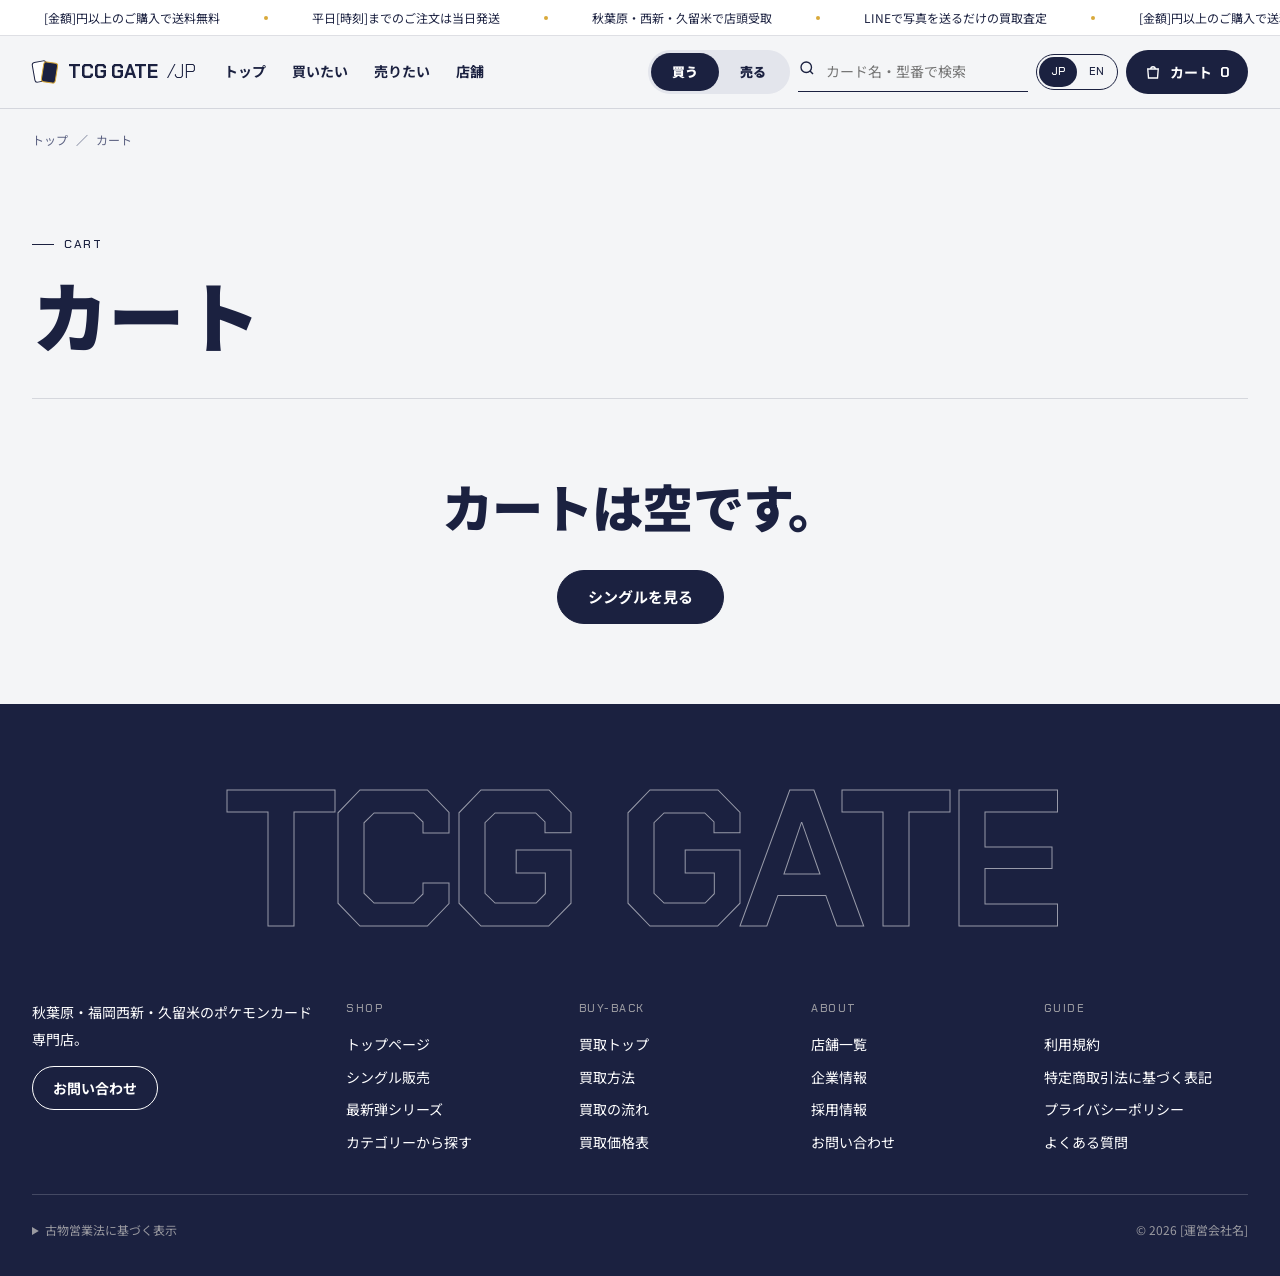
<file: cart.html>
<!doctype html>
<html lang="ja">
<head>
<meta charset="utf-8">
<meta name="viewport" content="width=device-width, initial-scale=1, viewport-fit=cover">
<title>カート｜TCG GATE JAPAN</title>
<meta name="description" content="カートの中身と送料無料までの金額。">
<meta property="og:title" content="カート｜TCG GATE JAPAN">
<meta property="og:description" content="カートの中身と送料無料までの金額。">
<meta property="og:type" content="website">
<meta name="theme-color" content="#1B2140">
<link rel="icon" href="data:image/svg+xml,%3Csvg xmlns='http://www.w3.org/2000/svg' viewBox='0 0 32 32'%3E%3Crect x='4' y='5' width='15' height='21' rx='3' fill='%23fff' stroke='%230E0E10' stroke-width='2' transform='rotate(-10 11 15)'/%3E%3Crect x='13' y='6' width='15' height='21' rx='3' fill='%230E0E10' transform='rotate(9 20 16)'/%3E%3C/svg%3E">
<link rel="preconnect" href="https://fonts.googleapis.com">
<link rel="preconnect" href="https://fonts.gstatic.com" crossorigin>
<link href="https://fonts.googleapis.com/css2?family=Chakra+Petch:wght@500;700&family=Noto+Sans+JP:wght@400;500;700;900&display=swap" rel="stylesheet">
<link rel="stylesheet" href="assets/style.css">
</head>
<body data-page="" data-theme="normal">

<main id="main"><div class="wrap"><nav class="crumb" aria-label="パンくず"><a href="index.html" data-en="Home">トップ</a><span>／</span><span data-en="Cart">カート</span></nav>
<header class="page-hd"><p class="eyebrow">Cart</p><h1 class="display d-l" data-en="Your cart">カート</h1></header>
<div id="cartwrap"></div></div></main>
<script src="assets/data.js"></script>
<script src="assets/app.js"></script>
<script>

(function(){function render(){var U=window.TCGUI,en=U.lang()==="en",c=U.cart();
 if(!c.length){U.$("#cartwrap").innerHTML='<div class="empty"><p class="display d-m">'+(en?"Your cart is empty.":"カートは空です。")+'</p><a class="btn" href="buy.html" style="margin-top:22px">'+(en?"Browse singles":"シングルを見る")+'</a></div>';return;}
 var sub=U.subtotal();
 U.$("#cartwrap").innerHTML='<div class="cart-grid"><div>'+U.itemsHTML(true)+'<a class="link" href="buy.html" style="display:inline-block;margin-top:22px;font-weight:700">'+(en?"← Keep shopping":"← 買い物を続ける")+'</a></div>'+
 '<aside class="summary" id="checkout"><h2 style="margin:0 0 6px;font-size:18px">'+(en?"Order summary":"ご注文内容")+'</h2>'+U.shipHTML()+
 '<div class="line"><span>'+(en?"Subtotal":"小計")+'</span><span class="num">'+U.yen(sub)+'</span></div><div class="line"><span>'+(en?"Shipping":"送料")+'</span><span>'+(en?"Calculated at checkout":"購入手続きで計算 [要確認]")+'</span></div>'+
 '<div class="line" style="border-top:1px solid var(--ink);margin-top:10px;padding-top:16px;align-items:baseline"><span>'+(en?"Total":"合計")+'</span><span class="total">'+U.yen(sub)+'</span></div>'+
 '<button type="button" class="btn block" id="co" style="margin-top:16px">'+(en?"Checkout":"レジに進む")+'</button><p class="muted" style="font-size:12px;margin:12px 0 0">'+(en?"Payment and shipping are handled on the Shopify checkout.":"決済・配送方法はShopifyのチェックアウト画面で選択します（本番で接続）。")+'</p></aside></div>';
 U.$("#co").onclick=function(){U.toast(en?"Connects to Shopify checkout in production":"本番ではShopifyのチェックアウトへ移動します");};}
 document.addEventListener("tcg:ready",render);document.addEventListener("tcg:cart",function(){if(window.TCGUI&&document.readyState!=="loading")render();});document.addEventListener("tcg:lang",function(){if(window.TCGUI&&document.readyState!=="loading")render();});})();

</script>
</body>
</html>
</file>
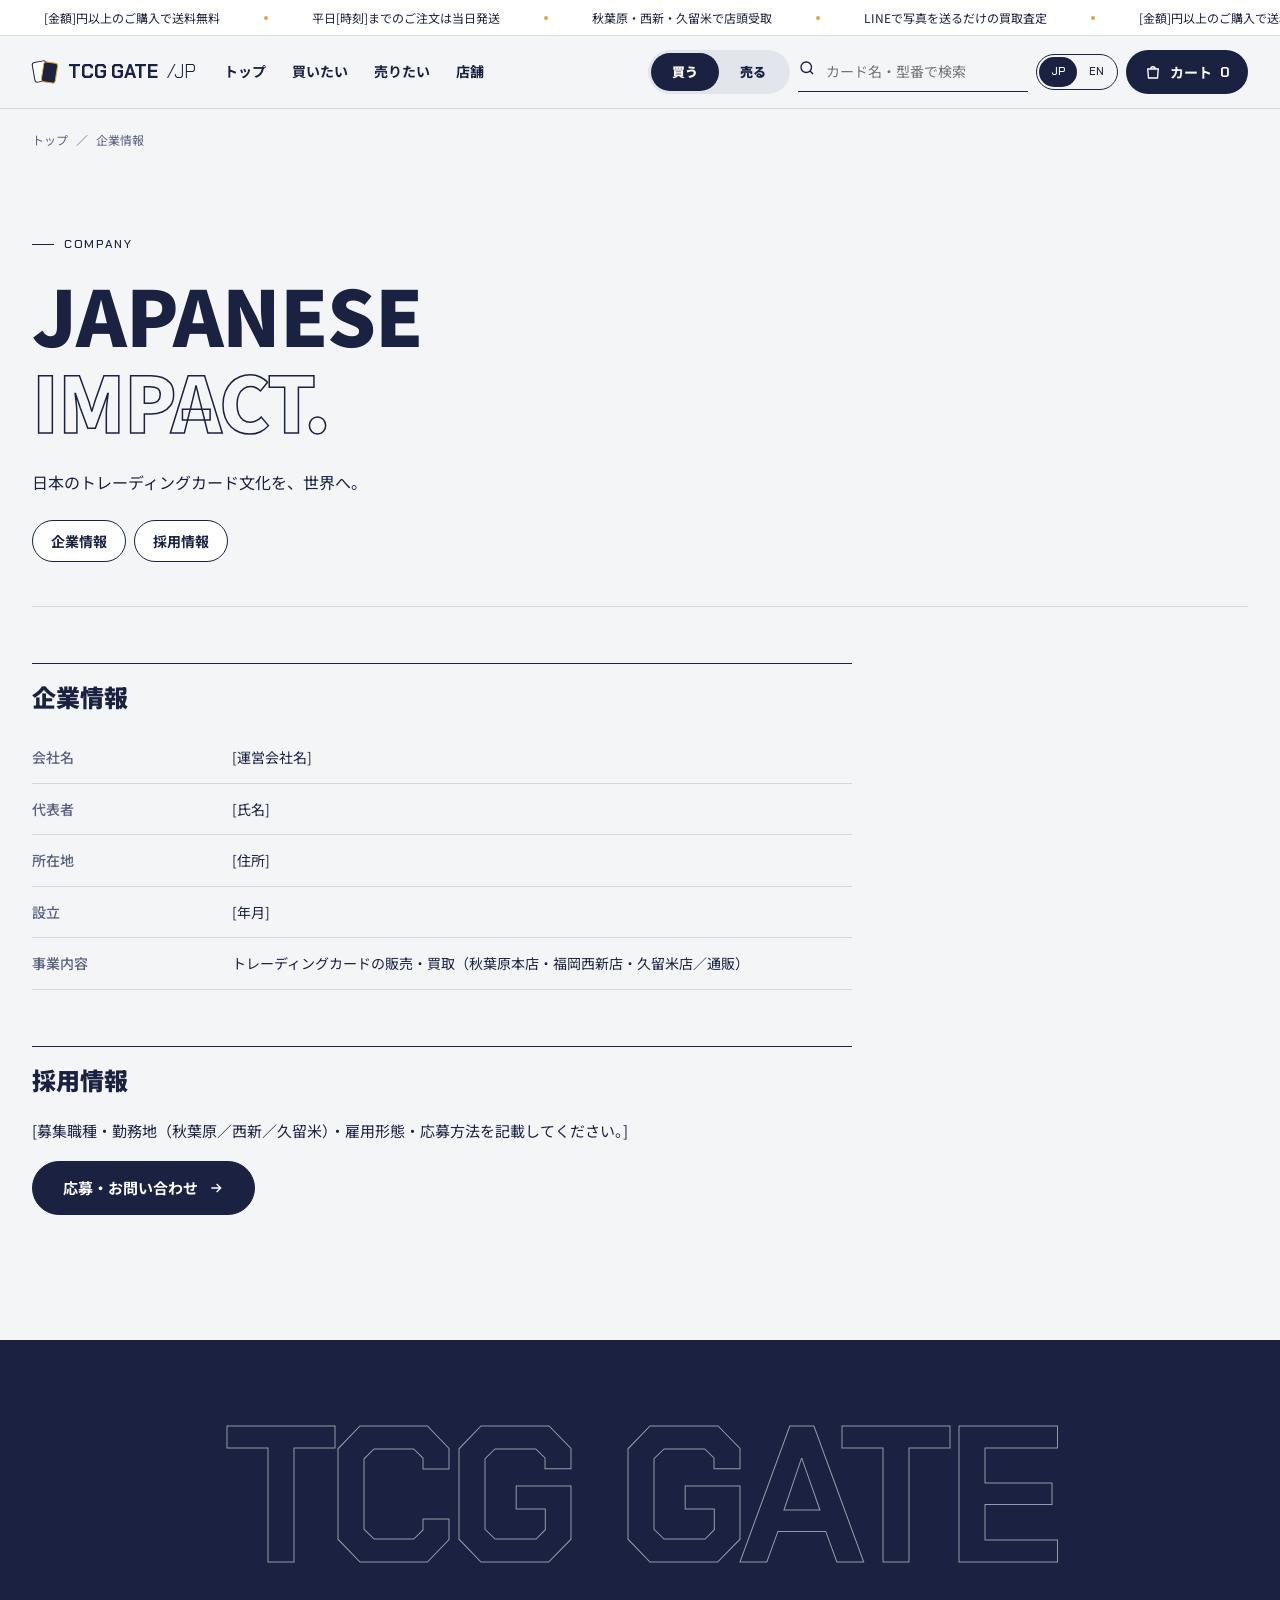
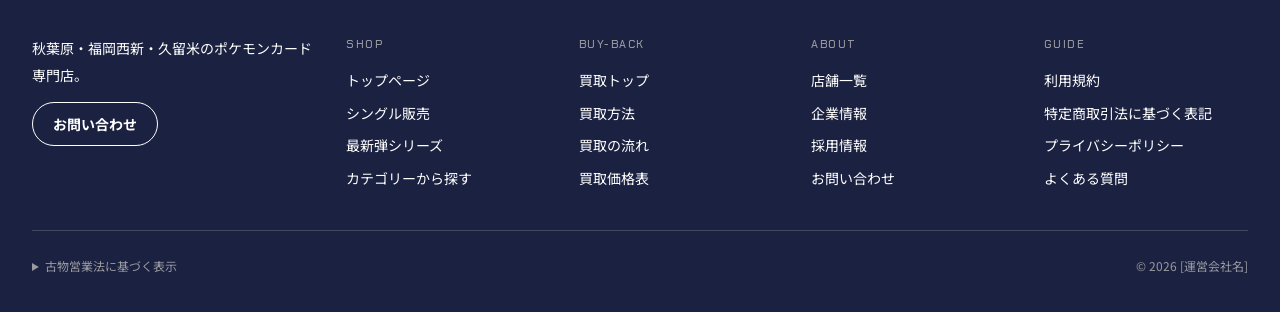
<file: company.html>
<!doctype html>
<html lang="ja">
<head>
<meta charset="utf-8">
<meta name="viewport" content="width=device-width, initial-scale=1, viewport-fit=cover">
<title>企業情報・採用情報｜TCG GATE JAPAN</title>
<meta name="description" content="TCG GATE JAPANの運営会社情報と採用情報。">
<meta property="og:title" content="企業情報・採用情報｜TCG GATE JAPAN">
<meta property="og:description" content="TCG GATE JAPANの運営会社情報と採用情報。">
<meta property="og:type" content="website">
<meta name="theme-color" content="#1B2140">
<link rel="icon" href="data:image/svg+xml,%3Csvg xmlns='http://www.w3.org/2000/svg' viewBox='0 0 32 32'%3E%3Crect x='4' y='5' width='15' height='21' rx='3' fill='%23fff' stroke='%230E0E10' stroke-width='2' transform='rotate(-10 11 15)'/%3E%3Crect x='13' y='6' width='15' height='21' rx='3' fill='%230E0E10' transform='rotate(9 20 16)'/%3E%3C/svg%3E">
<link rel="preconnect" href="https://fonts.googleapis.com">
<link rel="preconnect" href="https://fonts.gstatic.com" crossorigin>
<link href="https://fonts.googleapis.com/css2?family=Chakra+Petch:wght@500;700&family=Noto+Sans+JP:wght@400;500;700;900&display=swap" rel="stylesheet">
<link rel="stylesheet" href="assets/style.css">
</head>
<body data-page="" data-theme="normal">

<main id="main"><div class="wrap"><nav class="crumb" aria-label="パンくず"><a href="index.html" data-en="Home">トップ</a><span>／</span><span data-en="Company">企業情報</span></nav>
<header class="page-hd"><p class="eyebrow">Company</p><h1 class="display d-l"><span class="rise"><span>JAPANESE</span></span><span class="rise d2"><span class="outline">IMPACT.</span></span></h1>
<p class="lead" style="margin:22px 0 0">日本のトレーディングカード文化を、世界へ。</p>
<div class="tocs"><a class="chip" href="#about">企業情報</a><a class="chip" href="#recruit">採用情報</a></div></header>
<div class="doc" style="padding:56px 0 110px">
<h2 id="about">企業情報</h2>
<table><tbody><tr><th>会社名</th><td>[運営会社名]</td></tr><tr><th>代表者</th><td>[氏名]</td></tr><tr><th>所在地</th><td>[住所]</td></tr><tr><th>設立</th><td>[年月]</td></tr><tr><th>事業内容</th><td>トレーディングカードの販売・買取（秋葉原本店・福岡西新店・久留米店／通販）</td></tr></tbody></table>
<h2 id="recruit">採用情報</h2>
<p>[募集職種・勤務地（秋葉原／西新／久留米）・雇用形態・応募方法を記載してください。]</p>
<p><a class="btn" href="contact.html">応募・お問い合わせ<svg class="arr" width="16" height="16" viewBox="0 0 24 24" fill="none" stroke="currentColor" stroke-width="2" aria-hidden="true"><path d="M5 12h14M13 6l6 6-6 6"/></svg></a></p>
</div></div></main>
<script src="assets/data.js"></script>
<script src="assets/app.js"></script>
</body>
</html>
</file>
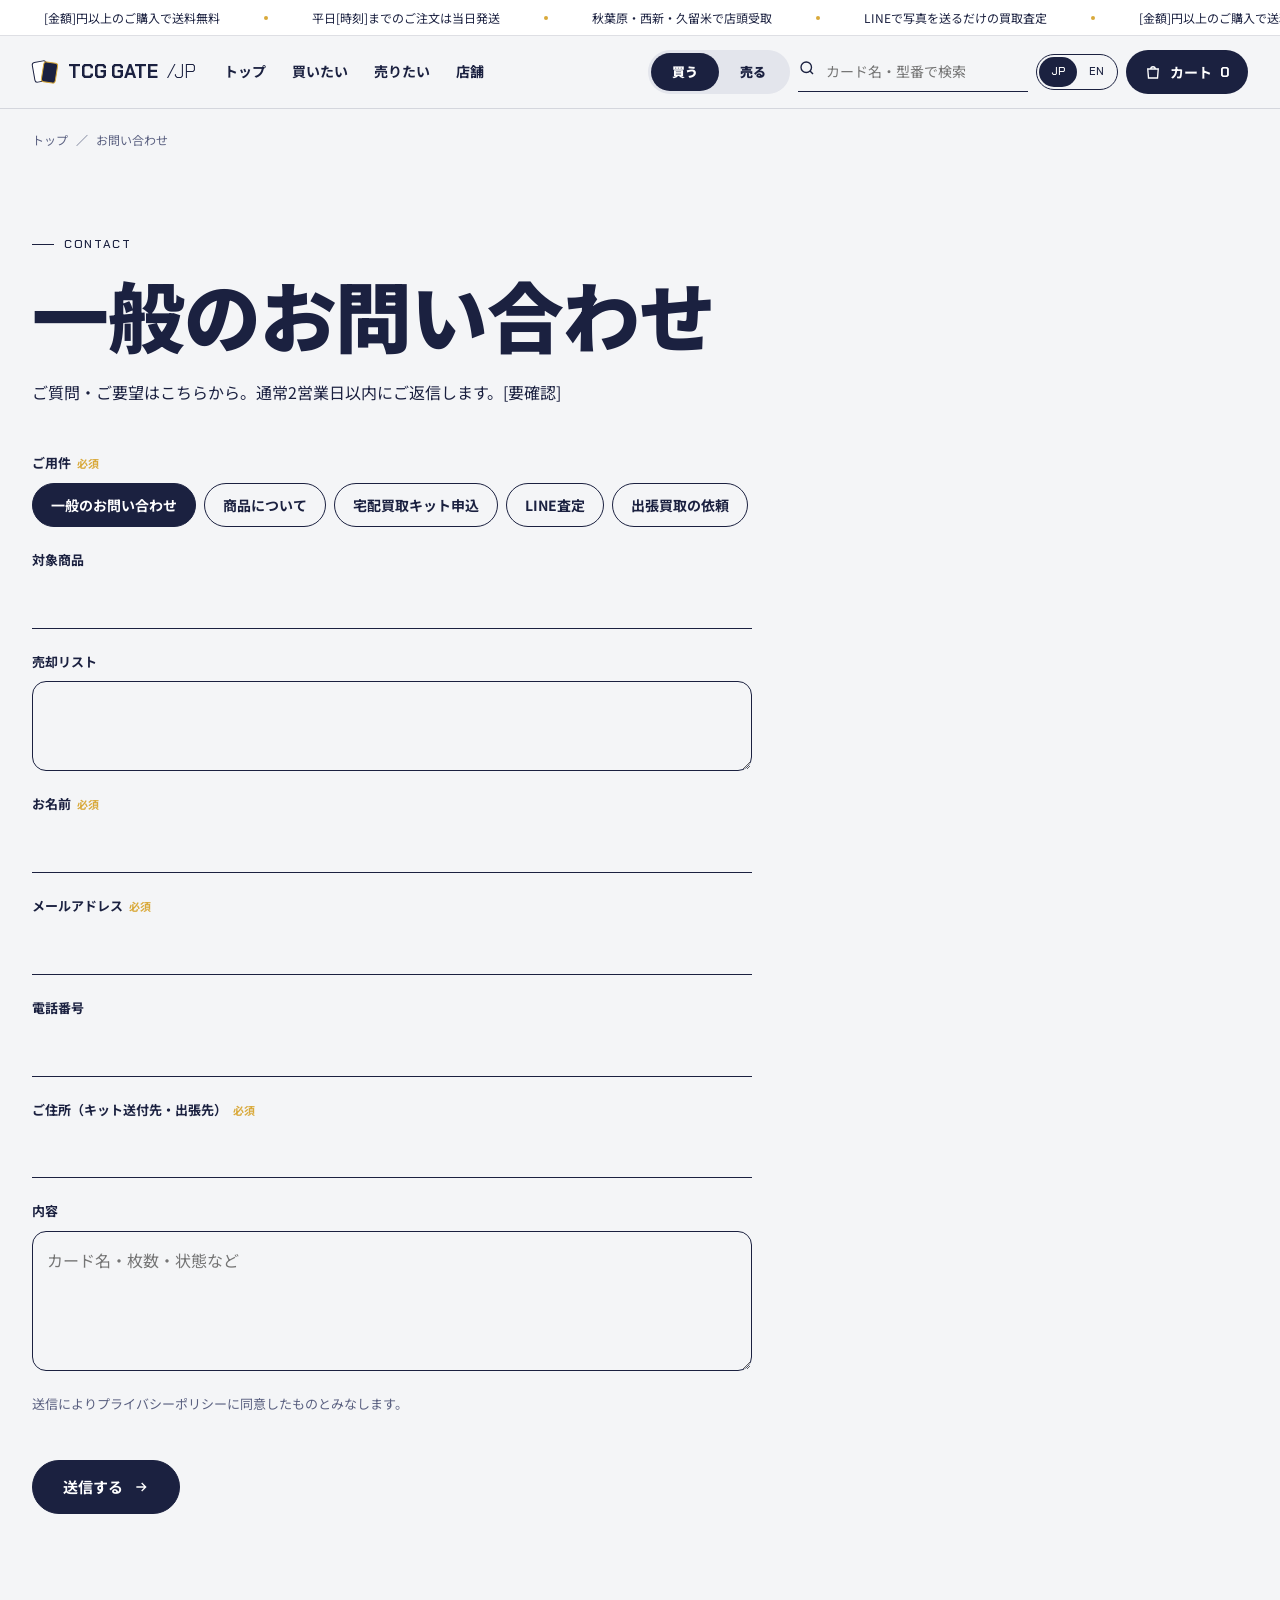
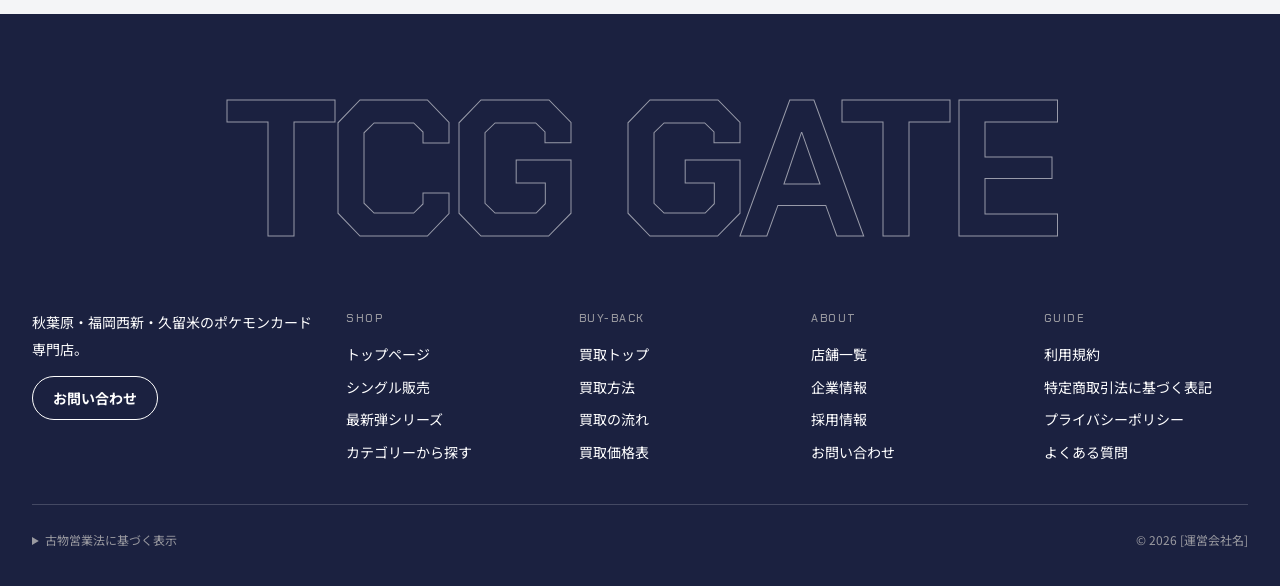
<file: contact.html>
<!doctype html>
<html lang="ja">
<head>
<meta charset="utf-8">
<meta name="viewport" content="width=device-width, initial-scale=1, viewport-fit=cover">
<title>お問い合わせ・お申込み｜TCG GATE JAPAN</title>
<meta name="description" content="商品のお問い合わせ、宅配買取キットのお申込み、LINE査定、出張買取のご依頼。">
<meta property="og:title" content="お問い合わせ・お申込み｜TCG GATE JAPAN">
<meta property="og:description" content="商品のお問い合わせ、宅配買取キットのお申込み、LINE査定、出張買取のご依頼。">
<meta property="og:type" content="website">
<meta name="theme-color" content="#1B2140">
<link rel="icon" href="data:image/svg+xml,%3Csvg xmlns='http://www.w3.org/2000/svg' viewBox='0 0 32 32'%3E%3Crect x='4' y='5' width='15' height='21' rx='3' fill='%23fff' stroke='%230E0E10' stroke-width='2' transform='rotate(-10 11 15)'/%3E%3Crect x='13' y='6' width='15' height='21' rx='3' fill='%230E0E10' transform='rotate(9 20 16)'/%3E%3C/svg%3E">
<link rel="preconnect" href="https://fonts.googleapis.com">
<link rel="preconnect" href="https://fonts.gstatic.com" crossorigin>
<link href="https://fonts.googleapis.com/css2?family=Chakra+Petch:wght@500;700&family=Noto+Sans+JP:wght@400;500;700;900&display=swap" rel="stylesheet">
<link rel="stylesheet" href="assets/style.css">
</head>
<body data-page="" data-theme="normal">

<main id="main"><div class="wrap"><nav class="crumb" aria-label="パンくず"><a href="index.html" data-en="Home">トップ</a><span>／</span><span data-en="Contact">お問い合わせ</span></nav>
<header class="page-hd" style="border-bottom:0"><p class="eyebrow">Contact</p><h1 class="display d-l"><span class="rise"><span id="ttl">お問い合わせ</span></span></h1><p class="lead" id="lead" style="margin:18px 0 0"></p></header>
<div id="line-box" hidden style="margin-bottom:40px"><div class="line-band"><div><h2 class="display d-s" style="margin:0 0 8px">LINE公式アカウント</h2><p style="margin:0;opacity:.8">友だち追加後、カードの写真（表・裏）を送ってください。</p></div><a class="btn line" href="#" aria-disabled="true">LINEを開く [URL要確認]</a></div><p class="muted" style="margin:16px 0 0">LINEをお使いでない方は、下のフォームからも査定をご依頼いただけます。</p></div>
<form class="form" id="form" novalidate style="padding-bottom:100px">
<div class="field"><span class="lbl">ご用件<span class="req">必須</span></span><div class="radios" id="types"></div></div>
<div class="field" id="item-field" hidden><label for="item">対象商品</label><input class="input" id="item" readonly></div>
<div class="field" id="sell-field" hidden><label for="sell">売却リスト</label><textarea class="textarea" id="sell" readonly style="min-height:90px"></textarea></div>
<div class="field"><label for="name">お名前<span class="req">必須</span></label><input class="input" id="name" autocomplete="name" required></div>
<div class="field"><label for="email">メールアドレス<span class="req">必須</span></label><input class="input" id="email" type="email" autocomplete="email" required></div>
<div class="field"><label for="tel">電話番号</label><input class="input" id="tel" type="tel" autocomplete="tel"></div>
<div class="field" id="addr-field" hidden><label for="addr">ご住所（キット送付先・出張先）<span class="req">必須</span></label><input class="input" id="addr" autocomplete="street-address"></div>
<div class="field"><label for="msg">内容</label><textarea class="textarea" id="msg" placeholder="カード名・枚数・状態など"></textarea></div>
<p class="muted" style="font-size:13px;margin:0">送信により<a class="link" href="legal.html#privacy">プライバシーポリシー</a>に同意したものとみなします。</p>
<p id="err" class="accent" role="alert" style="margin:0;font-size:14px;font-weight:700"></p>
<div><button class="btn" type="submit">送信する<svg class="arr" width="16" height="16" viewBox="0 0 24 24" fill="none" stroke="currentColor" stroke-width="2" aria-hidden="true"><path d="M5 12h14M13 6l6 6-6 6"/></svg></button></div>
</form>
<div class="thanks" id="thanks" hidden style="padding-bottom:120px"><p class="display d-m" style="margin-bottom:14px">送信しました。</p><p class="lead">内容を確認のうえ、担当者よりご連絡します。（デモのため実際には送信されません）</p><a class="btn" href="index.html" style="margin-top:22px">トップへ戻る</a></div>
</div></main>
<script src="assets/data.js"></script>
<script src="assets/app.js"></script>
<script>

document.addEventListener("tcg:ready",function(){var U=window.TCGUI,D=window.TCG;
var types=[["general","一般のお問い合わせ","ご質問・ご要望はこちらから。通常2営業日以内にご返信します。[要確認]"],["item","商品について","商品の状態・在庫などについてお気軽にお問い合わせください。"],["kit","宅配買取キット申込","無料の宅配キットをお送りします。最短翌日発送。"],["line","LINE査定","写真を送るだけで、最短即日に査定額をお返事します。"],["visit","出張買取の依頼","大量のカードは、査定員がご自宅まで伺います。"]];
var cur=U.param("type"); if(!types.some(function(t){return t[0]===cur;})) cur="general";
U.$("#types").innerHTML=types.map(function(t){return '<input type="radio" name="type" id="t-'+t[0]+'" value="'+t[0]+'"'+(t[0]===cur?" checked":"")+'><label for="t-'+t[0]+'">'+t[1]+'</label>';}).join("");
var p=U.byId[U.param("id")]; if(p){U.$("#item").value=p.name+"（"+p.rarity+" "+p.num+"）";}
var sl=(U.param("sell")||"").split(",").filter(Boolean).map(function(id){return U.buyRows().filter(function(b){return b.id===id;})[0];}).filter(Boolean);
if(sl.length){U.$("#sell").value=sl.map(function(b){return b.name+" "+b.num+"　"+U.yen(b.price);}).join("\n");}
function sync(){var t=U.$("input[name=type]:checked").value,d=types.filter(function(x){return x[0]===t;})[0];
 U.$("#ttl").textContent=d[1]; document.title=d[1]+"｜TCG GATE JAPAN"; U.$("#lead").textContent=d[2];
 U.$("#item-field").hidden=!(t==="item"&&p); U.$("#sell-field").hidden=!(t==="kit"&&sl.length); U.$("#addr-field").hidden=!(t==="kit"||t==="visit"); U.$("#line-box").hidden=t!=="line";}
document.addEventListener("change",function(e){if(e.target.name==="type")sync();}); sync();
U.$("#form").addEventListener("submit",function(e){e.preventDefault();var t=U.$("input[name=type]:checked").value;
 var miss=[];if(!U.$("#name").value.trim())miss.push("お名前");if(!/^\S+@\S+\.\S+$/.test(U.$("#email").value))miss.push("メールアドレス");if((t==="kit"||t==="visit")&&!U.$("#addr").value.trim())miss.push("ご住所");
 if(miss.length){U.$("#err").textContent=miss.join("・")+"を入力してください。";return;}
 U.$("#form").hidden=true;U.$("#thanks").hidden=false;if(t==="kit")U.store.set("tcg-sell",[]);window.scrollTo(0,0);});
});

</script>
</body>
</html>
</file>
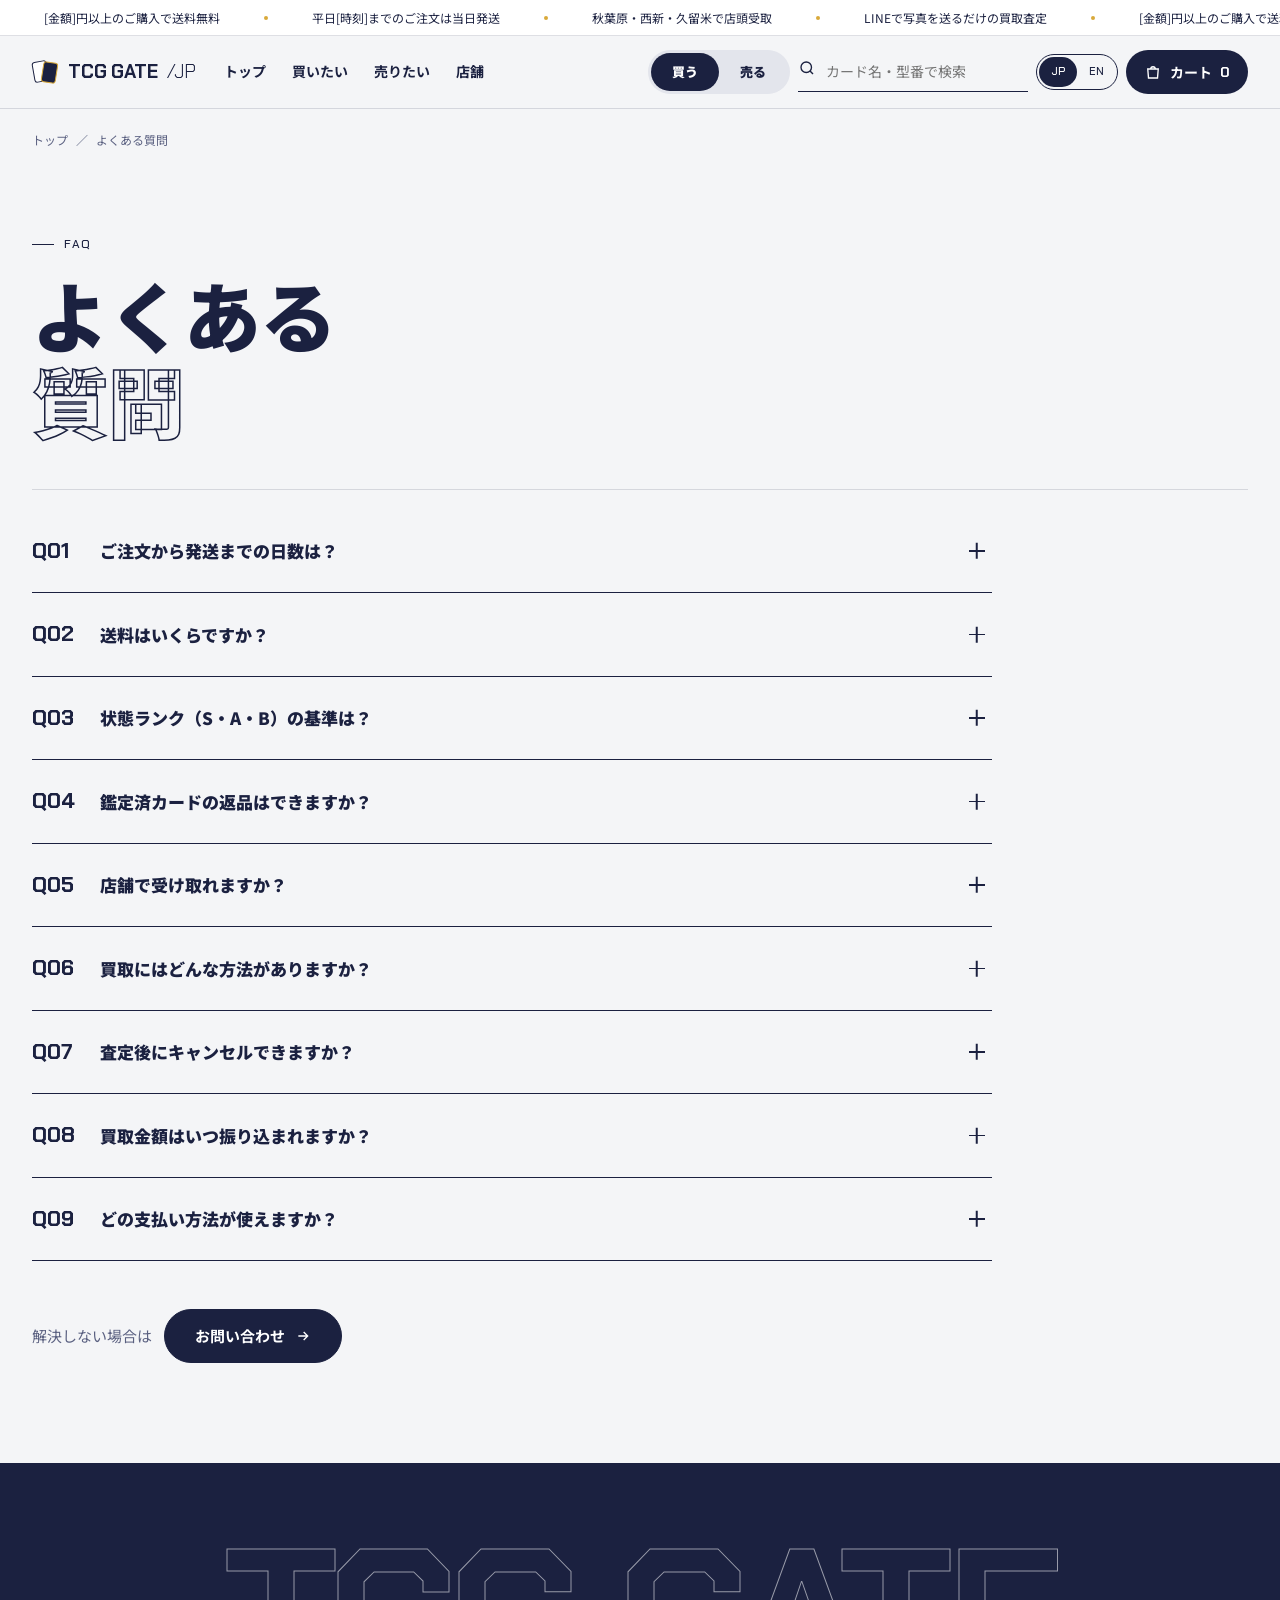
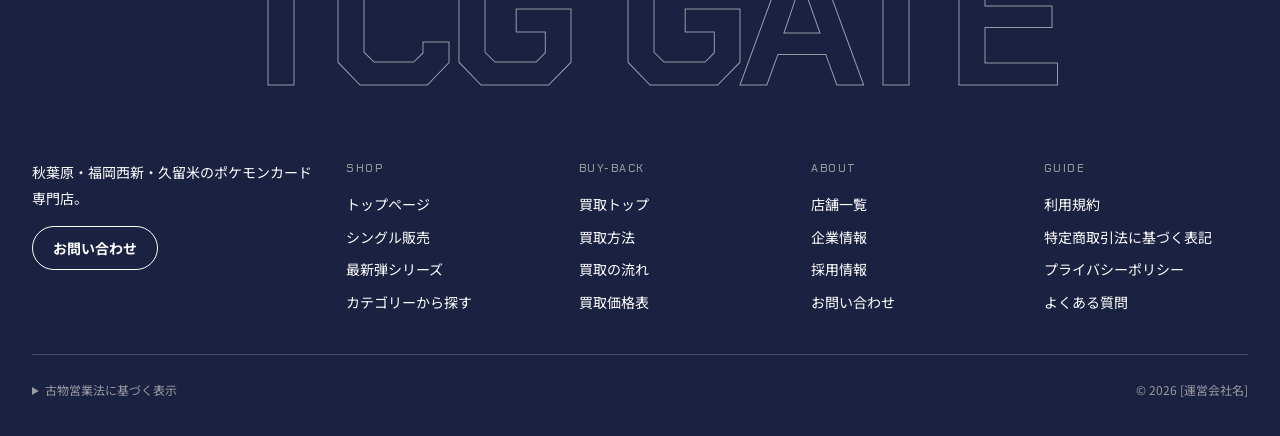
<file: faq.html>
<!doctype html>
<html lang="ja">
<head>
<meta charset="utf-8">
<meta name="viewport" content="width=device-width, initial-scale=1, viewport-fit=cover">
<title>よくある質問｜TCG GATE JAPAN</title>
<meta name="description" content="発送・送料・状態ランク・鑑定品・買取方法についてのよくある質問。">
<meta property="og:title" content="よくある質問｜TCG GATE JAPAN">
<meta property="og:description" content="発送・送料・状態ランク・鑑定品・買取方法についてのよくある質問。">
<meta property="og:type" content="website">
<meta name="theme-color" content="#1B2140">
<link rel="icon" href="data:image/svg+xml,%3Csvg xmlns='http://www.w3.org/2000/svg' viewBox='0 0 32 32'%3E%3Crect x='4' y='5' width='15' height='21' rx='3' fill='%23fff' stroke='%230E0E10' stroke-width='2' transform='rotate(-10 11 15)'/%3E%3Crect x='13' y='6' width='15' height='21' rx='3' fill='%230E0E10' transform='rotate(9 20 16)'/%3E%3C/svg%3E">
<link rel="preconnect" href="https://fonts.googleapis.com">
<link rel="preconnect" href="https://fonts.gstatic.com" crossorigin>
<link href="https://fonts.googleapis.com/css2?family=Chakra+Petch:wght@500;700&family=Noto+Sans+JP:wght@400;500;700;900&display=swap" rel="stylesheet">
<link rel="stylesheet" href="assets/style.css">
</head>
<body data-page="" data-theme="normal">

<main id="main"><div class="wrap"><nav class="crumb" aria-label="パンくず"><a href="index.html" data-en="Home">トップ</a><span>／</span><span data-en="FAQ">よくある質問</span></nav>
<header class="page-hd"><p class="eyebrow">FAQ</p><h1 class="display d-l"><span class="rise"><span data-en="Questions">よくある</span></span><span class="rise d2"><span class="outline" data-en="&amp; answers">質問</span></span></h1></header>
<div class="faq" style="padding:20px 0 100px;max-width:960px"><details id="order"><summary><span class="q">Q01</span><span>ご注文から発送までの日数は？</span><span class="pm" aria-hidden="true"></span></summary><div class="a">平日[時刻]までのご注文は当日発送します。それ以降のご注文は翌営業日の発送です。発送休業日はトップページのお知らせでご案内します。[要確認]</div></details><details id="ship"><summary><span class="q">Q02</span><span>送料はいくらですか？</span><span class="pm" aria-hidden="true"></span></summary><div class="a">[金額]円以上のご購入で送料無料です。それ未満の場合の送料は[要確認]です。</div></details><details id="grade"><summary><span class="q">Q03</span><span>状態ランク（S・A・B）の基準は？</span><span class="pm" aria-hidden="true"></span></summary><div class="a">状態Sは新品同様で目立つ傷がないもの、状態Aはよく見ると小さな傷がある程度の美品、状態Bは縁や表面に使用感がある並品です。PSA鑑定品は鑑定機関のグレードのまま販売しています。</div></details><details id="psa"><summary><span class="q">Q04</span><span>鑑定済カードの返品はできますか？</span><span class="pm" aria-hidden="true"></span></summary><div class="a">鑑定機関の定めたグレードを元に販売しているため、ケース外部・内部の傷や異物を理由とした返品・交換はお受けできません。在庫が2枚以上ある場合も識別番号はお選びいただけません。</div></details><details id="pickup"><summary><span class="q">Q05</span><span>店舗で受け取れますか？</span><span class="pm" aria-hidden="true"></span></summary><div class="a">秋葉原本店・福岡西新店・久留米店で受け取りができます。受け取り方法の詳細は[要確認]。</div></details><details id="buy"><summary><span class="q">Q06</span><span>買取にはどんな方法がありますか？</span><span class="pm" aria-hidden="true"></span></summary><div class="a">店頭買取・宅配買取・LINE査定・出張買取の4つです。宅配買取は無料キットを使えば送料もかかりません。</div></details><details id="cancel"><summary><span class="q">Q07</span><span>査定後にキャンセルできますか？</span><span class="pm" aria-hidden="true"></span></summary><div class="a">査定料・キャンセル料は無料です。宅配買取でキャンセルした場合のカードの返送料は[要確認]。</div></details><details id="pay"><summary><span class="q">Q08</span><span>買取金額はいつ振り込まれますか？</span><span class="pm" aria-hidden="true"></span></summary><div class="a">査定額をご承諾いただいた後、最短当日にご指定の口座へお振込みします。</div></details><details id="payment"><summary><span class="q">Q09</span><span>どの支払い方法が使えますか？</span><span class="pm" aria-hidden="true"></span></summary><div class="a">[クレジットカード・コンビニ払いなど、Shopifyで設定する決済方法を記載]</div></details>
<div style="margin-top:48px;display:flex;flex-wrap:wrap;gap:12px;align-items:center"><span class="muted">解決しない場合は</span><a class="btn" href="contact.html">お問い合わせ<svg class="arr" width="16" height="16" viewBox="0 0 24 24" fill="none" stroke="currentColor" stroke-width="2" aria-hidden="true"><path d="M5 12h14M13 6l6 6-6 6"/></svg></a></div></div>
</div></main>
<script src="assets/data.js"></script>
<script src="assets/app.js"></script>
<script>

document.addEventListener("tcg:ready",function(){var h=location.hash.slice(1);if(h){var d=document.getElementById(h);if(d&&d.tagName==="DETAILS")d.open=true;}});

</script>
</body>
</html>
</file>
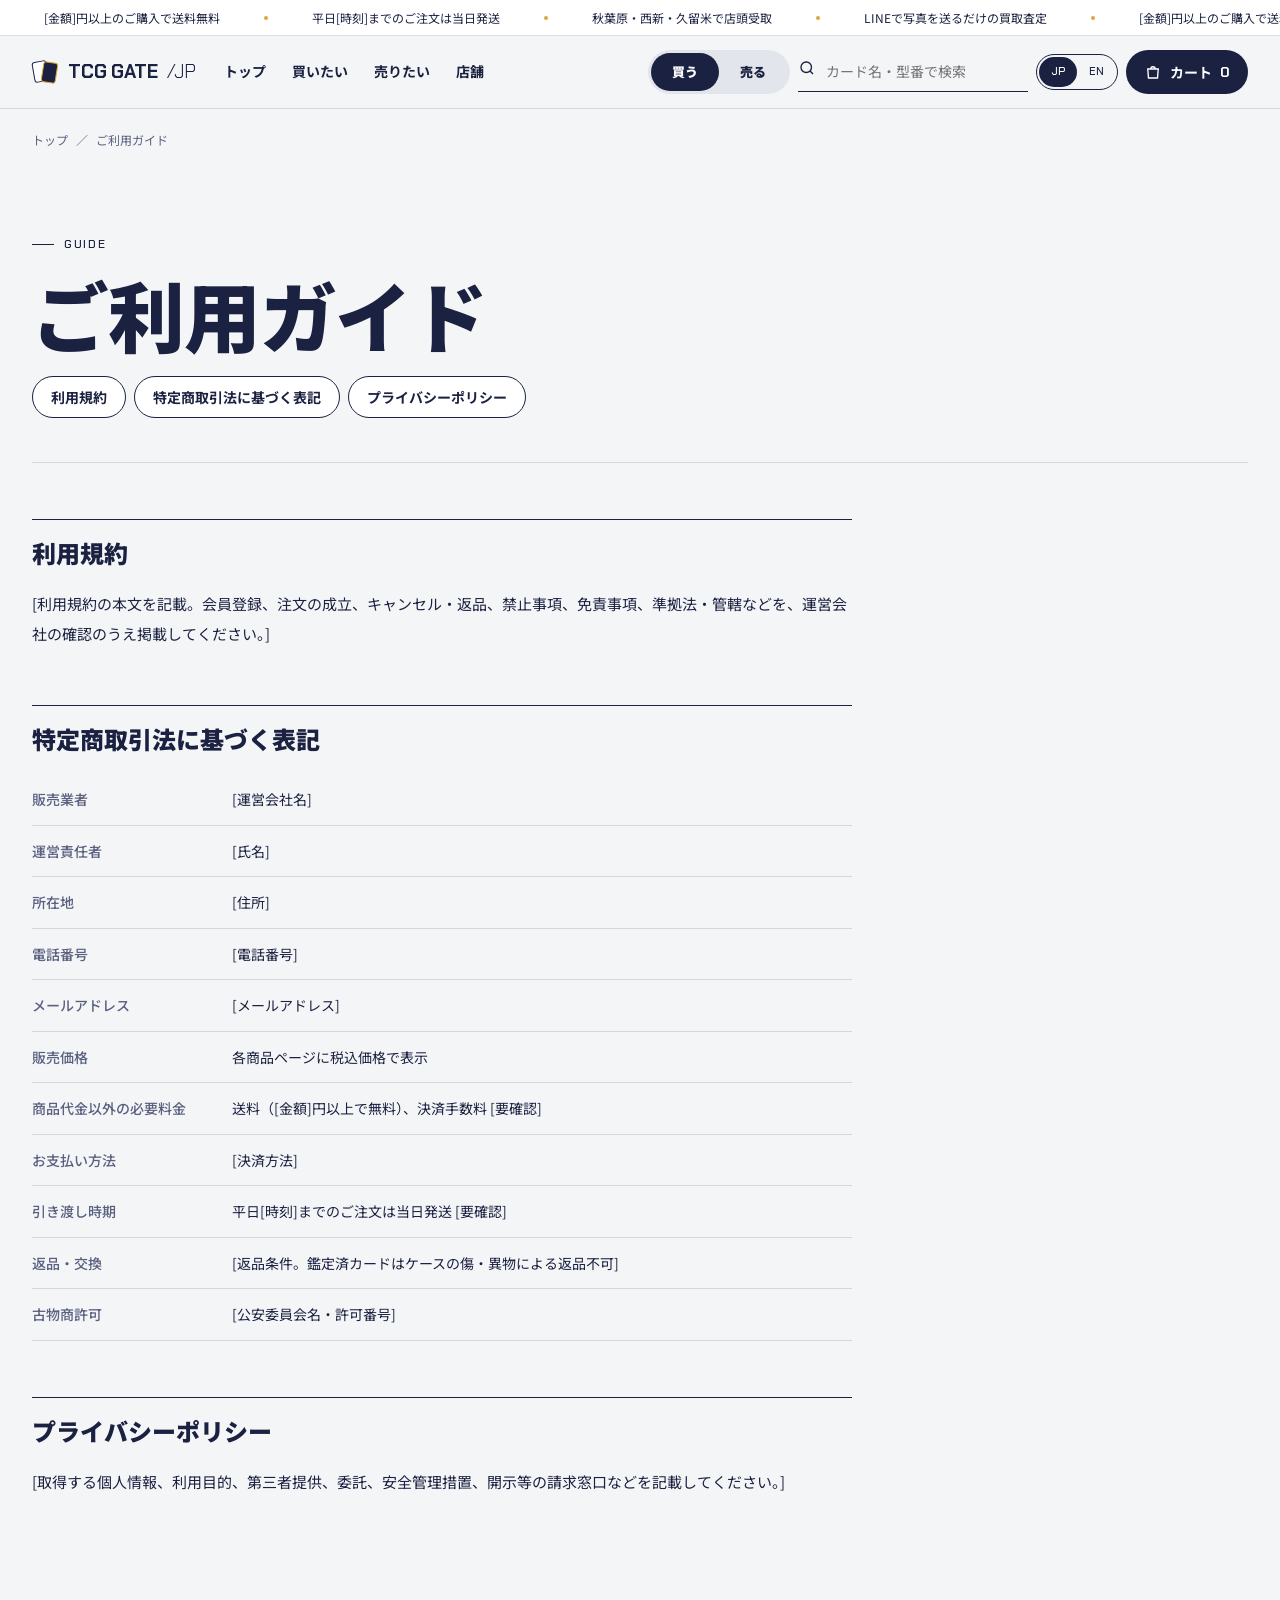
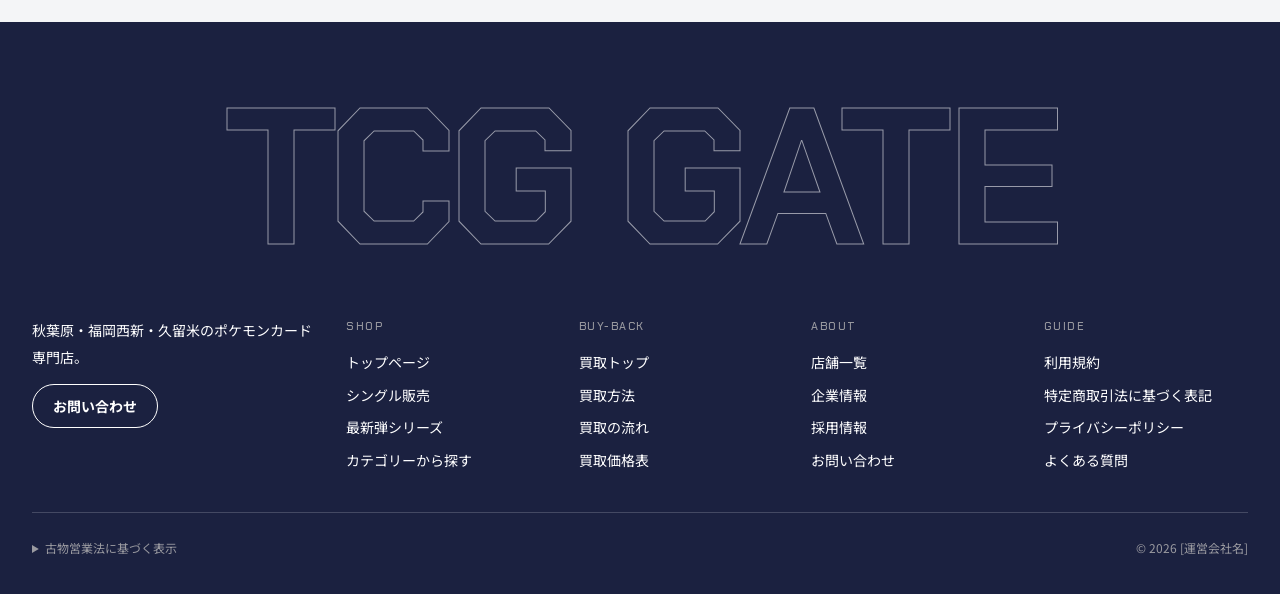
<file: legal.html>
<!doctype html>
<html lang="ja">
<head>
<meta charset="utf-8">
<meta name="viewport" content="width=device-width, initial-scale=1, viewport-fit=cover">
<title>利用規約・特定商取引法に基づく表記・プライバシーポリシー｜TCG GATE JAPAN</title>
<meta name="description" content="TCG GATE JAPANの利用規約、特定商取引法に基づく表記、プライバシーポリシー。">
<meta property="og:title" content="利用規約・特定商取引法に基づく表記・プライバシーポリシー｜TCG GATE JAPAN">
<meta property="og:description" content="TCG GATE JAPANの利用規約、特定商取引法に基づく表記、プライバシーポリシー。">
<meta property="og:type" content="website">
<meta name="theme-color" content="#1B2140">
<link rel="icon" href="data:image/svg+xml,%3Csvg xmlns='http://www.w3.org/2000/svg' viewBox='0 0 32 32'%3E%3Crect x='4' y='5' width='15' height='21' rx='3' fill='%23fff' stroke='%230E0E10' stroke-width='2' transform='rotate(-10 11 15)'/%3E%3Crect x='13' y='6' width='15' height='21' rx='3' fill='%230E0E10' transform='rotate(9 20 16)'/%3E%3C/svg%3E">
<link rel="preconnect" href="https://fonts.googleapis.com">
<link rel="preconnect" href="https://fonts.gstatic.com" crossorigin>
<link href="https://fonts.googleapis.com/css2?family=Chakra+Petch:wght@500;700&family=Noto+Sans+JP:wght@400;500;700;900&display=swap" rel="stylesheet">
<link rel="stylesheet" href="assets/style.css">
</head>
<body data-page="" data-theme="normal">

<main id="main"><div class="wrap"><nav class="crumb" aria-label="パンくず"><a href="index.html" data-en="Home">トップ</a><span>／</span><span data-en="Guide">ご利用ガイド</span></nav>
<header class="page-hd"><p class="eyebrow">Guide</p><h1 class="display d-l" data-en="Policies">ご利用ガイド</h1>
<div class="tocs"><a class="chip" href="#terms">利用規約</a><a class="chip" href="#tokusho">特定商取引法に基づく表記</a><a class="chip" href="#privacy">プライバシーポリシー</a></div></header>
<div class="doc" style="padding:56px 0 110px">
<h2 id="terms">利用規約</h2>
<p>[利用規約の本文を記載。会員登録、注文の成立、キャンセル・返品、禁止事項、免責事項、準拠法・管轄などを、運営会社の確認のうえ掲載してください。]</p>
<h2 id="tokusho">特定商取引法に基づく表記</h2>
<table><tbody>
<tr><th>販売業者</th><td>[運営会社名]</td></tr><tr><th>運営責任者</th><td>[氏名]</td></tr><tr><th>所在地</th><td>[住所]</td></tr><tr><th>電話番号</th><td>[電話番号]</td></tr><tr><th>メールアドレス</th><td>[メールアドレス]</td></tr>
<tr><th>販売価格</th><td>各商品ページに税込価格で表示</td></tr><tr><th>商品代金以外の必要料金</th><td>送料（[金額]円以上で無料）、決済手数料 [要確認]</td></tr>
<tr><th>お支払い方法</th><td>[決済方法]</td></tr><tr><th>引き渡し時期</th><td>平日[時刻]までのご注文は当日発送 [要確認]</td></tr><tr><th>返品・交換</th><td>[返品条件。鑑定済カードはケースの傷・異物による返品不可]</td></tr>
<tr><th>古物商許可</th><td>[公安委員会名・許可番号]</td></tr>
</tbody></table>
<h2 id="privacy">プライバシーポリシー</h2>
<p>[取得する個人情報、利用目的、第三者提供、委託、安全管理措置、開示等の請求窓口などを記載してください。]</p>
</div></div></main>
<script src="assets/data.js"></script>
<script src="assets/app.js"></script>
</body>
</html>
</file>
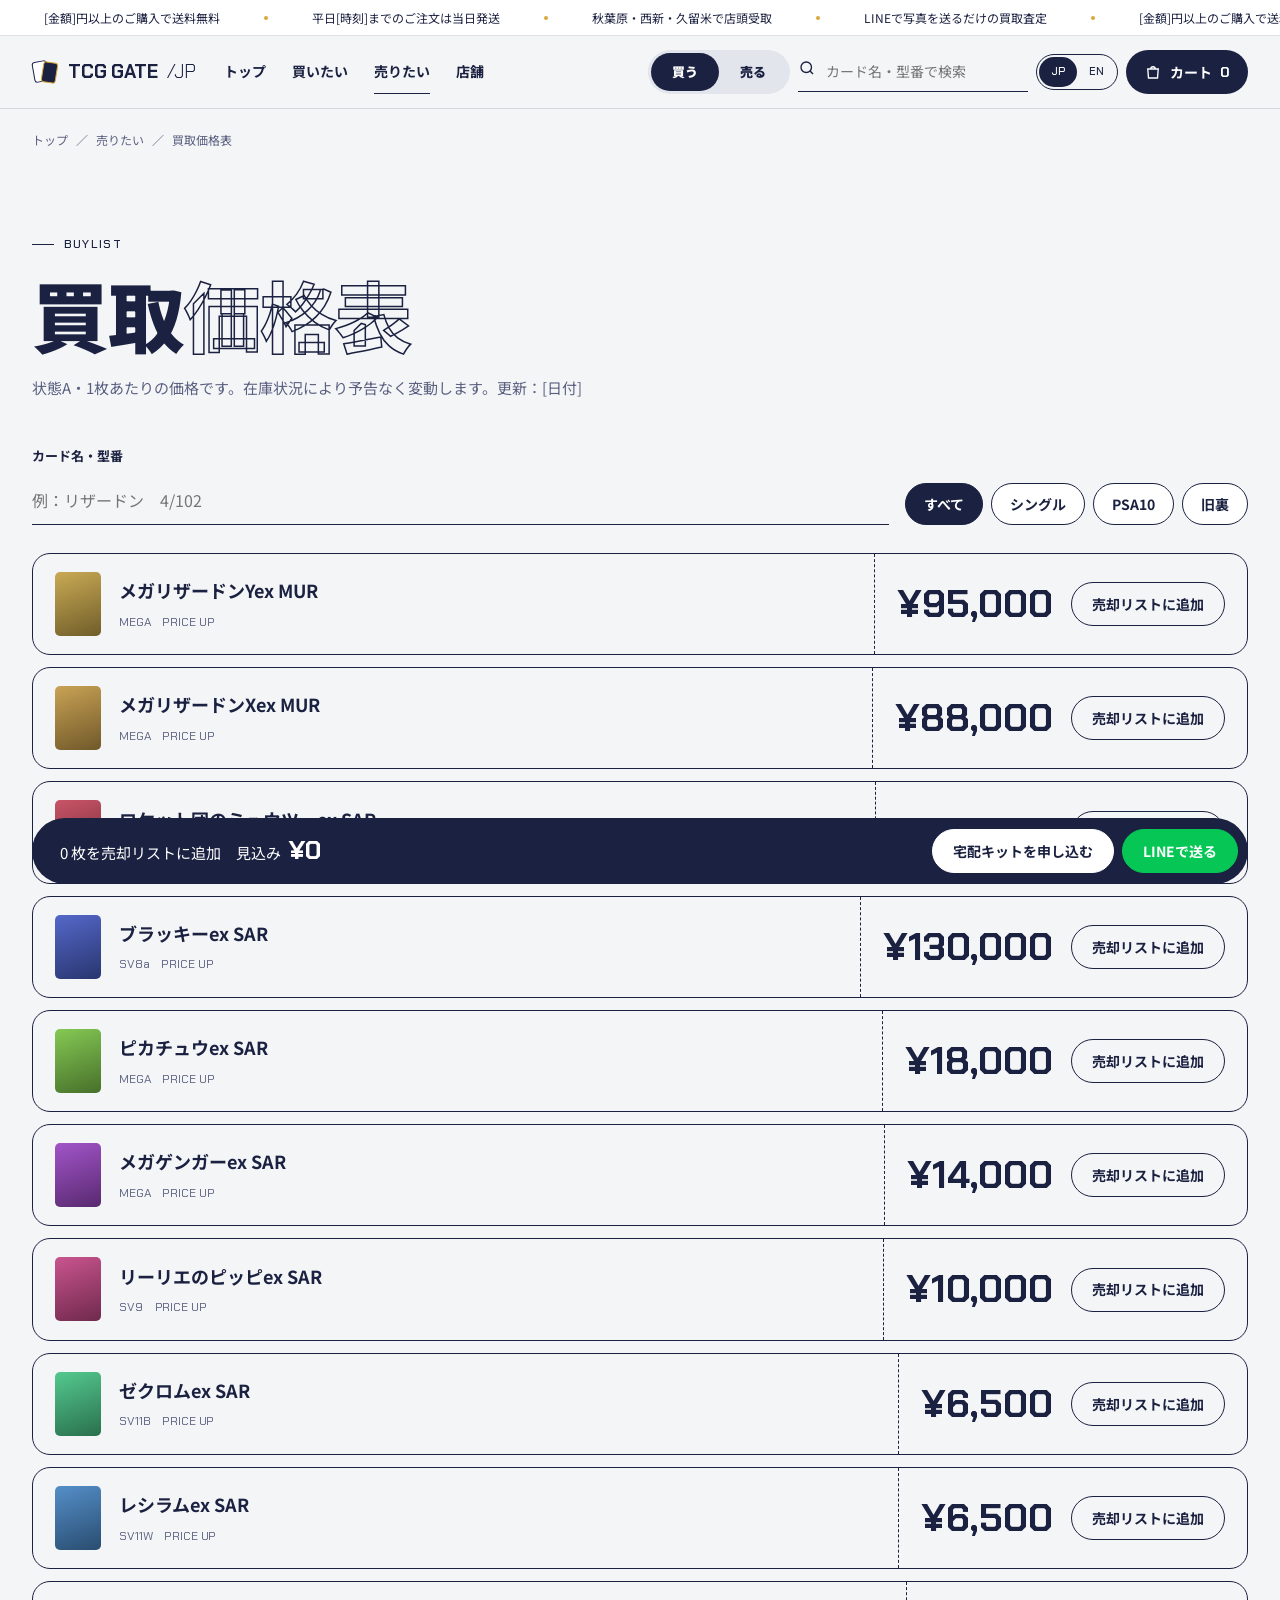
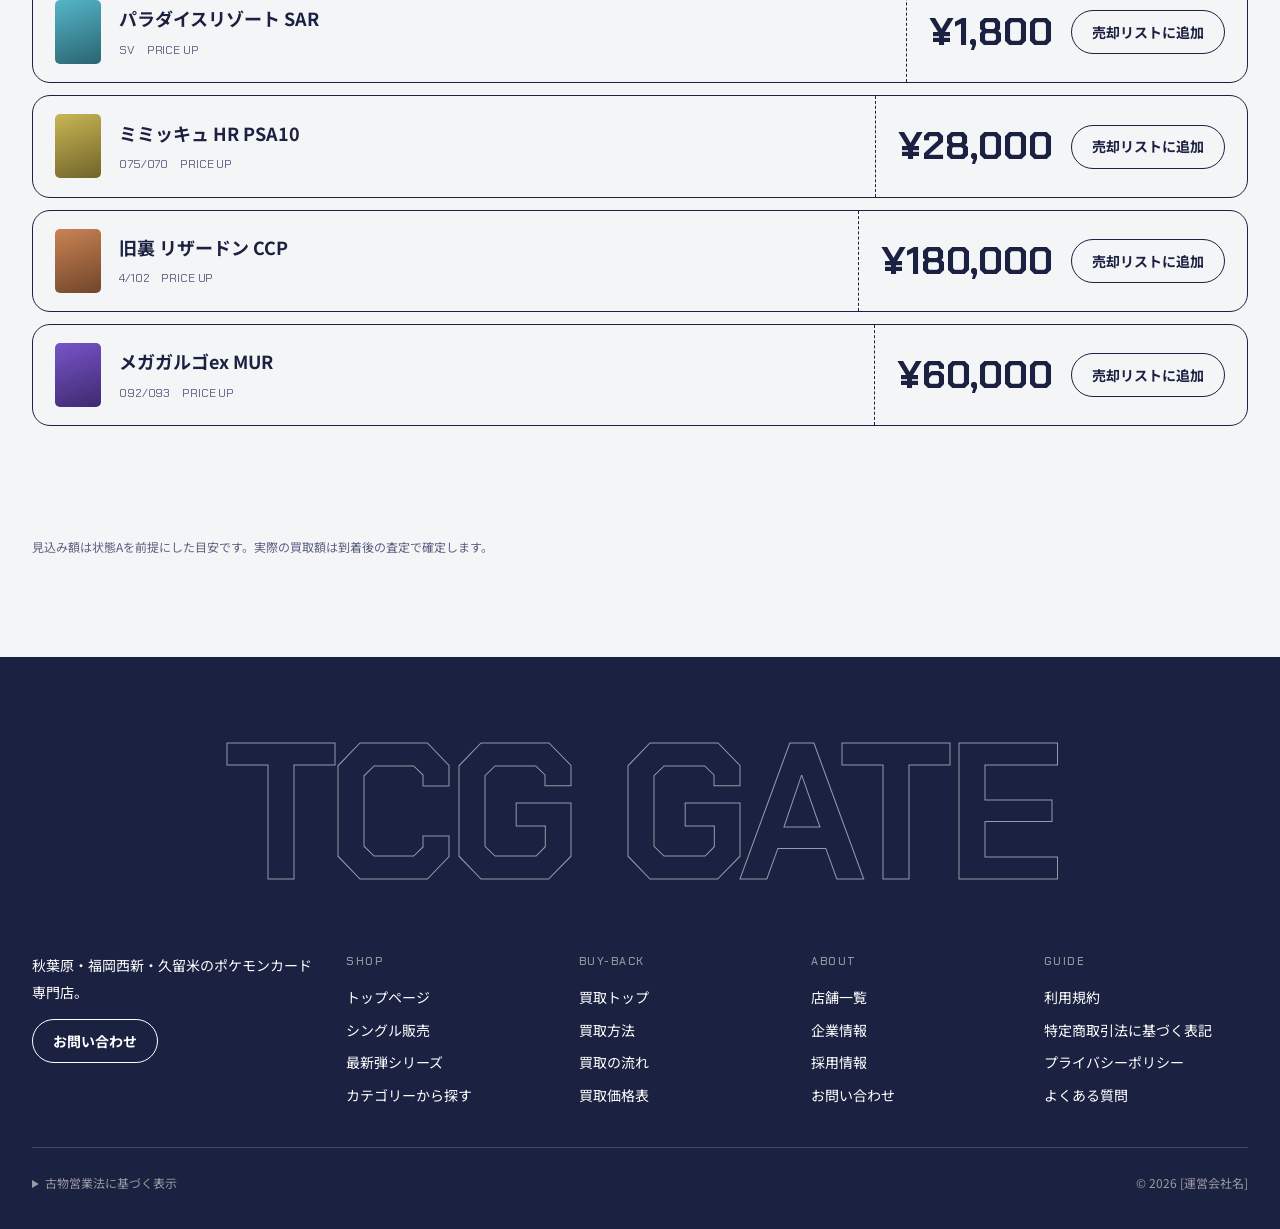
<file: price.html>
<!doctype html>
<html lang="ja">
<head>
<meta charset="utf-8">
<meta name="viewport" content="width=device-width, initial-scale=1, viewport-fit=cover">
<title>買取価格表｜TCG GATE JAPAN</title>
<meta name="description" content="ポケモンカードの買取価格表。売却リストに追加して見込み額を確認し、宅配買取・LINE査定に進めます。">
<meta property="og:title" content="買取価格表｜TCG GATE JAPAN">
<meta property="og:description" content="ポケモンカードの買取価格表。売却リストに追加して見込み額を確認し、宅配買取・LINE査定に進めます。">
<meta property="og:type" content="website">
<meta name="theme-color" content="#1B2140">
<link rel="icon" href="data:image/svg+xml,%3Csvg xmlns='http://www.w3.org/2000/svg' viewBox='0 0 32 32'%3E%3Crect x='4' y='5' width='15' height='21' rx='3' fill='%23fff' stroke='%230E0E10' stroke-width='2' transform='rotate(-10 11 15)'/%3E%3Crect x='13' y='6' width='15' height='21' rx='3' fill='%230E0E10' transform='rotate(9 20 16)'/%3E%3C/svg%3E">
<link rel="preconnect" href="https://fonts.googleapis.com">
<link rel="preconnect" href="https://fonts.gstatic.com" crossorigin>
<link href="https://fonts.googleapis.com/css2?family=Chakra+Petch:wght@500;700&family=Noto+Sans+JP:wght@400;500;700;900&display=swap" rel="stylesheet">
<link rel="stylesheet" href="assets/style.css">
</head>
<body data-page="sell" data-theme="normal">

<main id="main">
<div class="wrap">
<nav class="crumb" aria-label="パンくず"><a href="index.html" data-en="Home">トップ</a><span>／</span><a href="sell.html" data-en="Sell">売りたい</a><span>／</span><span data-en="Buylist">買取価格表</span></nav>
<header class="page-hd" style="border-bottom:0">
<p class="eyebrow">Buylist</p>
<h1 class="display d-l"><span class="rise"><span data-en="Buy<span class='outline'>list</span>">買取<span class="outline">価格表</span></span></span></h1>
<p class="muted" style="margin:16px 0 0" data-en="Per card, grade A. Prices change without notice depending on stock. Updated: [date]">状態A・1枚あたりの価格です。在庫状況により予告なく変動します。更新：[日付]</p>
</header>
<div style="display:flex;flex-wrap:wrap;gap:16px;align-items:flex-end;margin-bottom:28px">
<div class="field" style="flex:1 1 300px"><label for="q" data-en="Card name or number">カード名・型番</label><input class="input" id="q" type="search" placeholder="例：リザードン　4/102"></div>
<div class="chips" id="chips" role="group" aria-label="区分"></div>
</div>
<div id="list"></div>
<p id="none" class="muted" hidden style="padding:28px 0" data-en="No match. Send a photo on LINE for an individual quote.">該当するカードが見つかりません。価格表にないカードは、LINEで写真を送ると個別に査定します。</p>
<div class="sellbar" id="bar">
<span><span id="cnt">0</span><span data-en=" cards in your sell list"> 枚を売却リストに追加　見込み</span><span class="t" id="tot">¥0</span></span>
<span style="display:flex;flex-wrap:wrap;gap:8px"><a class="btn light sm" href="contact.html?type=kit" id="apply" data-en="Request a mail-in kit">宅配キットを申し込む</a><a class="btn line sm" href="contact.html?type=line" data-en="Send on LINE">LINEで送る</a></span>
</div>
<p class="muted" style="font-size:12px;margin:20px 0 100px" data-en="The estimate assumes grade A; the final offer is made after inspection.">見込み額は状態Aを前提にした目安です。実際の買取額は到着後の査定で確定します。</p>
</div>
</main>

<script src="assets/data.js"></script>
<script src="assets/app.js"></script>
<script>

(function(){
  var st={q:"",chip:"all"};
  function render(){var U=window.TCGUI,D=window.TCG,en=U.lang()==="en";
    var sell=U.store.get("tcg-sell",[]);
    var chips=[["all",en?"All":"すべて"],["single",en?"Singles":"シングル"],["psa10","PSA10"],["old",en?"Vintage":"旧裏"]];
    U.$("#chips").innerHTML=chips.map(function(c){return '<button type="button" class="chip'+(st.chip===c[0]?" on":"")+'" data-chip="'+c[0]+'">'+c[1]+'</button>';}).join("");
    var ALL=U.buyRows();var rows=ALL.filter(function(b){return (st.chip==="all"||b.cat===st.chip)&&(!st.q||(b.name+b.num).toLowerCase().indexOf(st.q.toLowerCase())>=0);});
    U.$("#list").innerHTML=rows.map(function(b){var on=sell.indexOf(b.id)>=0;return '<div class="ticket'+(on?" on":"")+'"><div class="l"><span class="art" style="--h:'+b.hue+';width:46px;border-radius:5px"></span><span><b style="font-size:18px">'+U.esc(b.name)+'</b><br><span class="num muted" style="font-size:12px">'+b.num+'　PRICE UP</span></span></div><div class="r"><span class="pr">'+U.yen(b.price)+'</span><button type="button" class="btn sm '+(on?"":"ghost")+'" data-sell="'+b.id+'">'+(on?(en?"Remove":"リストから外す"):(en?"Add to sell list":"売却リストに追加"))+'</button></div>'+(on?'<span class="stamp" aria-hidden="true">'+(en?"SELL":"売る")+'</span>':"")+'</div>';}).join("");
    U.$("#none").hidden=rows.length>0;
    var tot=ALL.filter(function(b){return sell.indexOf(b.id)>=0;}).reduce(function(n,b){return n+b.price;},0);
    U.$("#cnt").textContent=sell.length; U.$("#tot").textContent=U.yen(tot);
    U.$("#apply").href="contact.html?type=kit&sell="+sell.join(",");
  }
  document.addEventListener("tcg:ready",function(){var U=window.TCGUI;
    U.$("#q").addEventListener("input",function(e){st.q=e.target.value;render();});
    document.addEventListener("click",function(e){var c=e.target.closest("[data-chip]");if(c){st.chip=c.getAttribute("data-chip");render();}
      var s=e.target.closest("[data-sell]");if(s){var id=s.getAttribute("data-sell"),l=U.store.get("tcg-sell",[]),i=l.indexOf(id);if(i>=0)l.splice(i,1);else l.push(id);U.store.set("tcg-sell",l);render();}});
    render();});
  document.addEventListener("tcg:lang",function(){if(window.TCGUI&&document.readyState!=="loading")render();});
})();

</script>
</body>
</html>
</file>
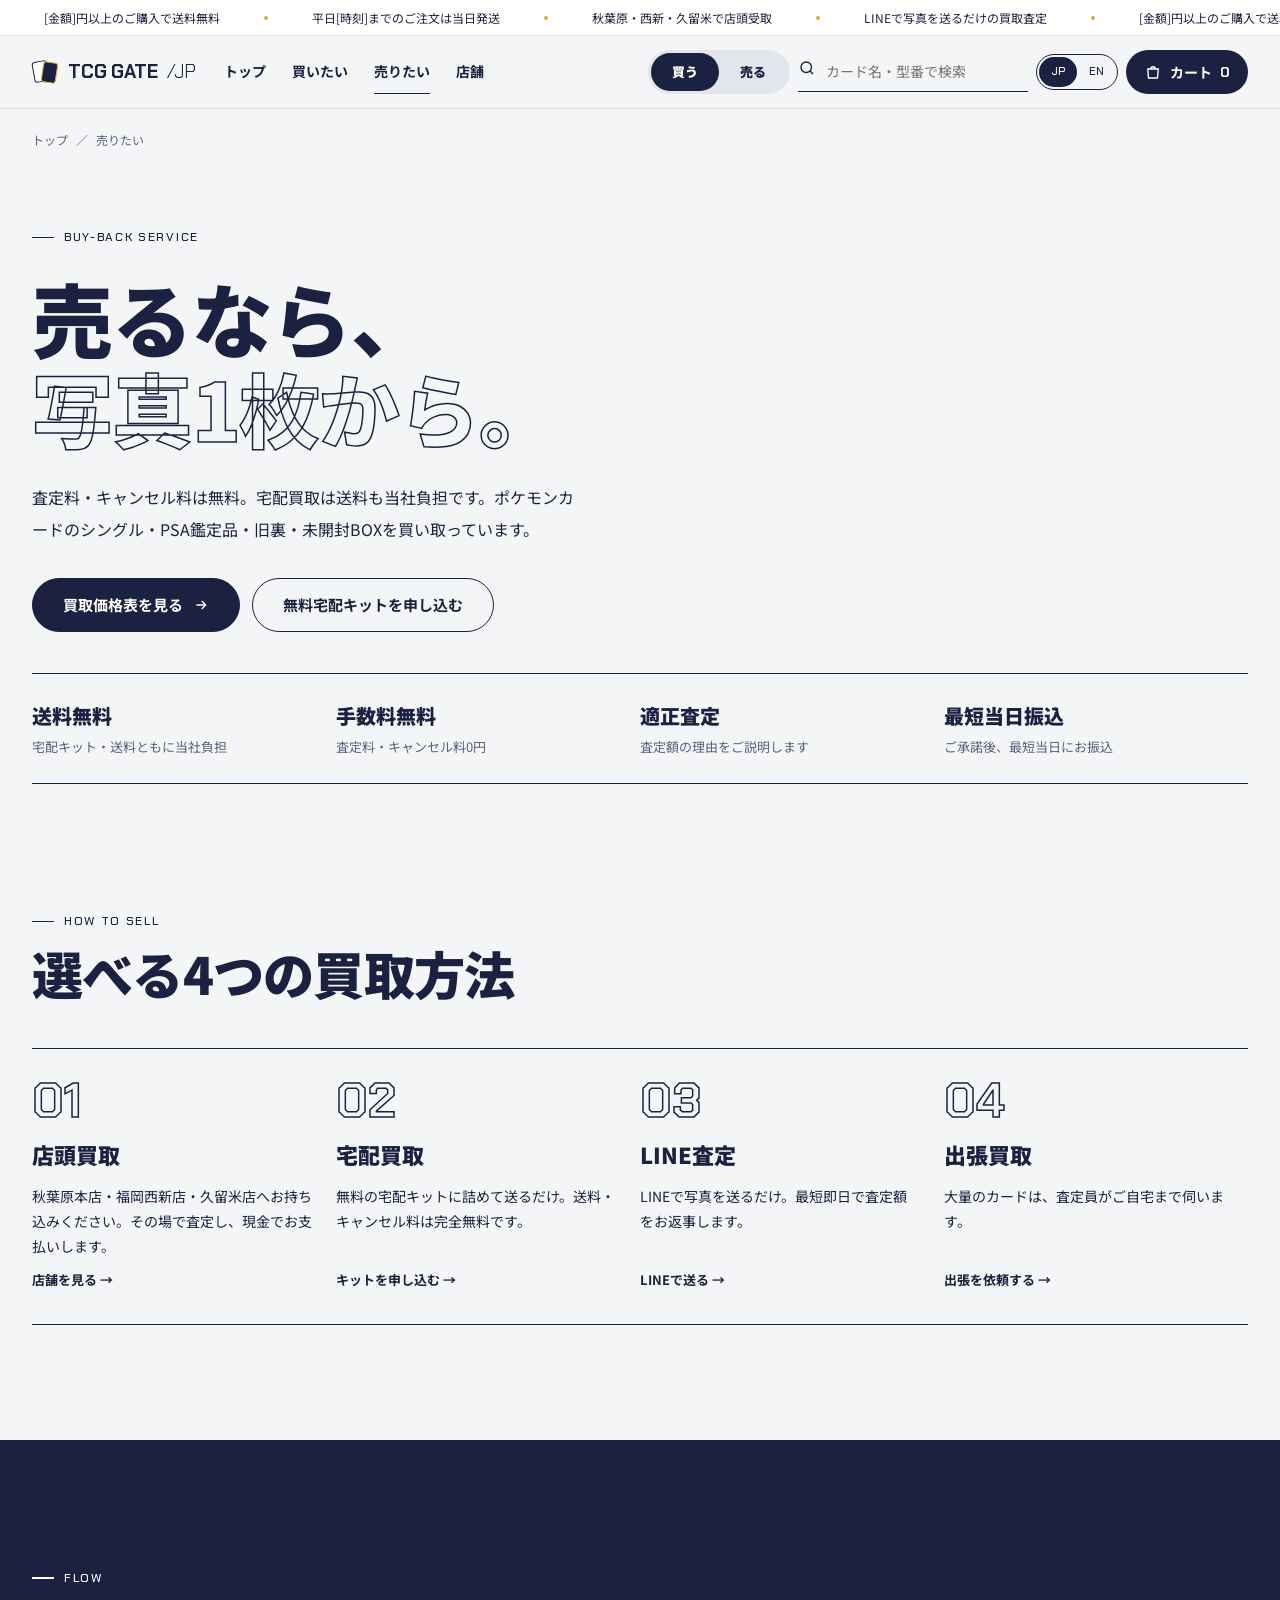
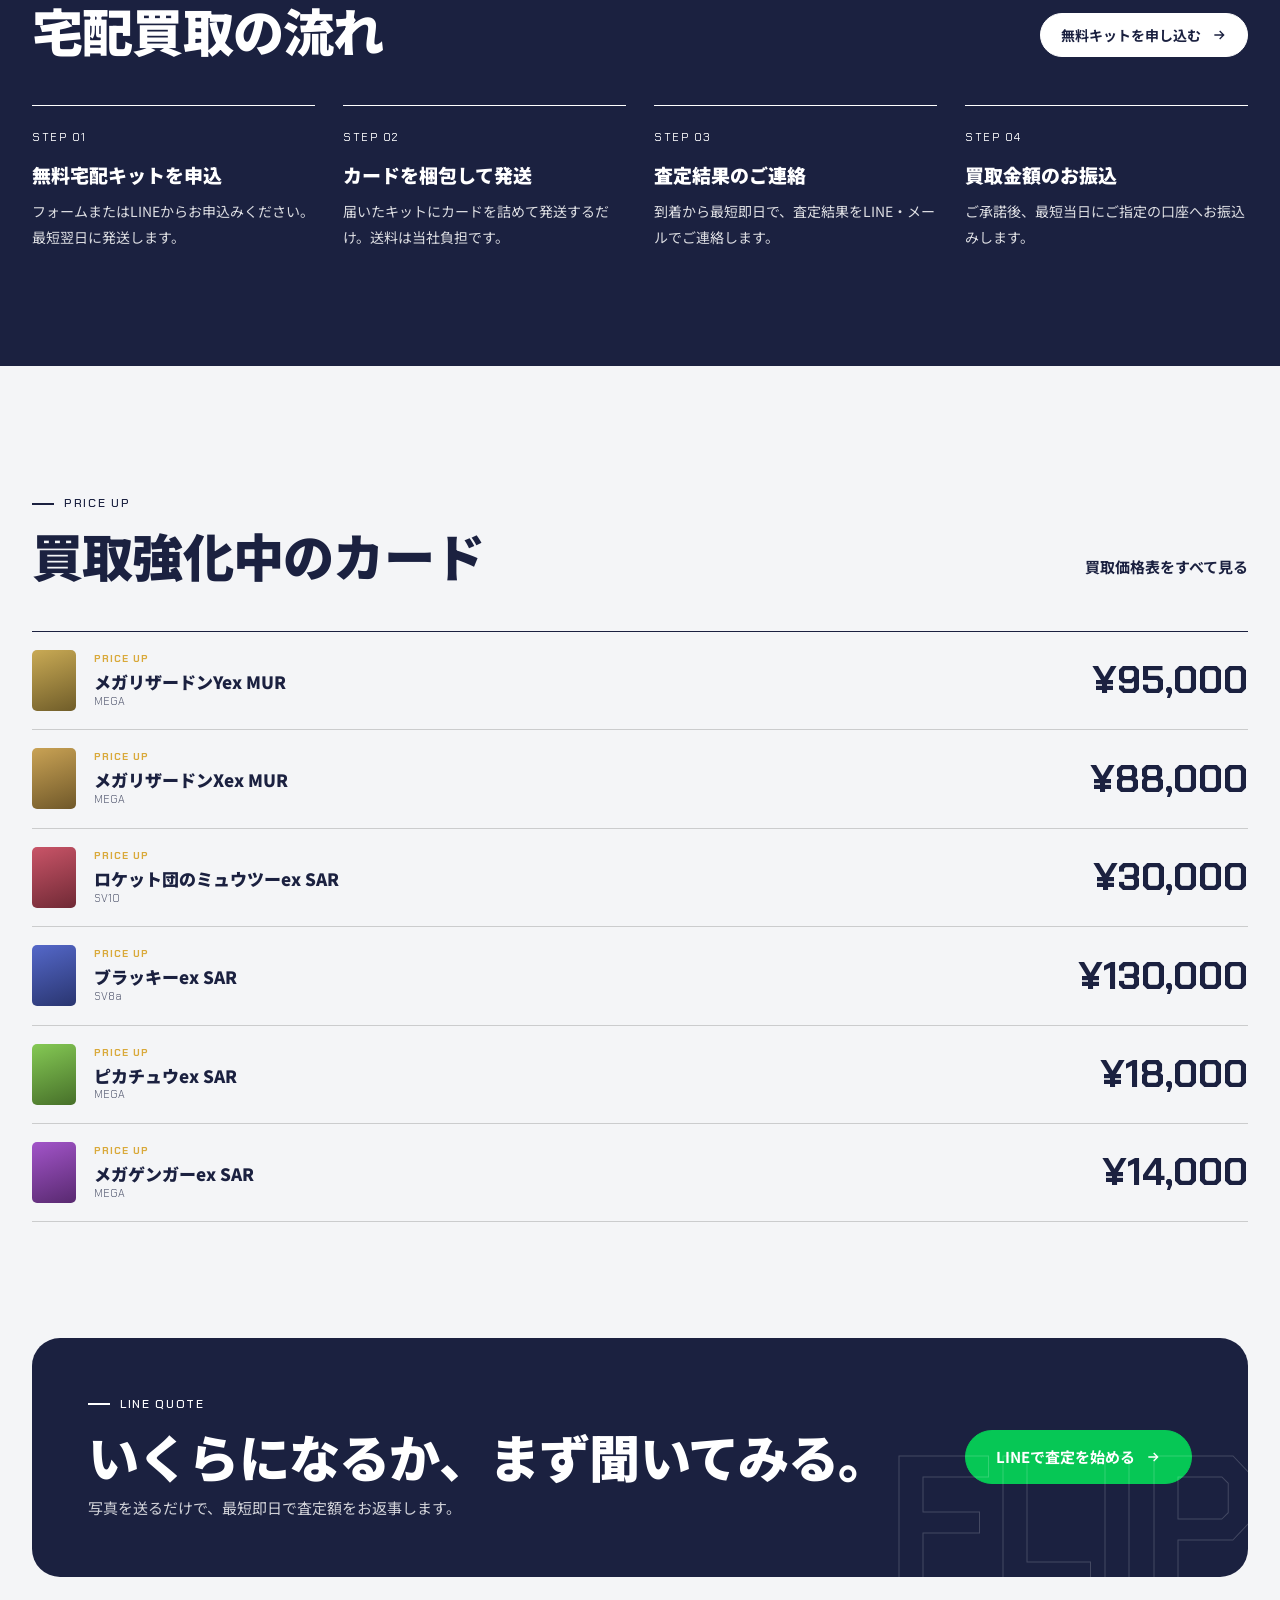
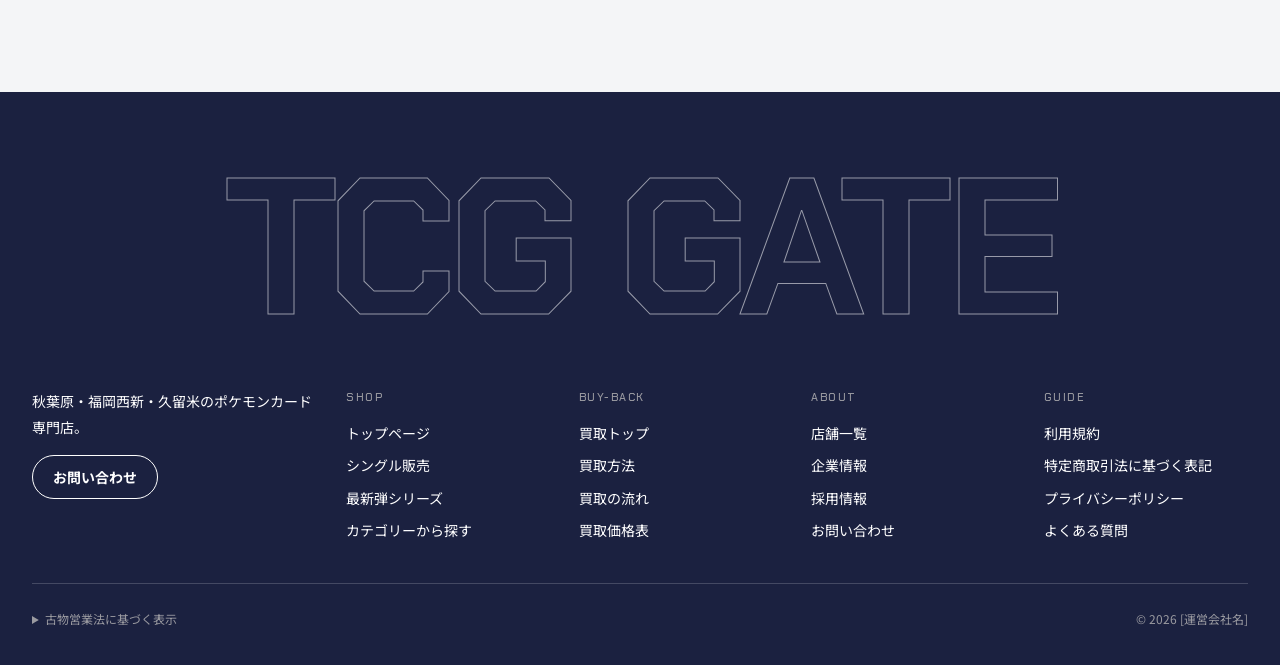
<file: sell.html>
<!doctype html>
<html lang="ja">
<head>
<meta charset="utf-8">
<meta name="viewport" content="width=device-width, initial-scale=1, viewport-fit=cover">
<title>買取｜TCG GATE JAPAN</title>
<meta name="description" content="ポケモンカードの買取。店頭・宅配・LINE査定・出張買取に対応。査定料・キャンセル料無料、宅配買取は送料無料。">
<meta property="og:title" content="買取｜TCG GATE JAPAN">
<meta property="og:description" content="ポケモンカードの買取。店頭・宅配・LINE査定・出張買取に対応。査定料・キャンセル料無料、宅配買取は送料無料。">
<meta property="og:type" content="website">
<meta name="theme-color" content="#1B2140">
<link rel="icon" href="data:image/svg+xml,%3Csvg xmlns='http://www.w3.org/2000/svg' viewBox='0 0 32 32'%3E%3Crect x='4' y='5' width='15' height='21' rx='3' fill='%23fff' stroke='%230E0E10' stroke-width='2' transform='rotate(-10 11 15)'/%3E%3Crect x='13' y='6' width='15' height='21' rx='3' fill='%230E0E10' transform='rotate(9 20 16)'/%3E%3C/svg%3E">
<link rel="preconnect" href="https://fonts.googleapis.com">
<link rel="preconnect" href="https://fonts.gstatic.com" crossorigin>
<link href="https://fonts.googleapis.com/css2?family=Chakra+Petch:wght@500;700&family=Noto+Sans+JP:wght@400;500;700;900&display=swap" rel="stylesheet">
<link rel="stylesheet" href="assets/style.css">
</head>
<body data-page="sell" data-theme="normal">

<main id="main">
<div class="wrap">
<nav class="crumb" aria-label="パンくず"><a href="index.html" data-en="Home">トップ</a><span>／</span><span data-en="Sell">売りたい</span></nav>
<section class="hero" style="padding-bottom:40px">
<p class="eyebrow" style="margin:0 0 26px">Buy-back service</p>
<h1 class="display d-xl">
<span class="rise"><span data-en="Selling starts">売るなら、</span></span>
<span class="rise d2"><span class="outline" data-en="with one photo.">写真1枚から。</span></span>
</h1>
<p class="lead rise d3" style="margin:28px 0 32px"><span data-en="Appraisal and cancellation are free. We cover shipping for mail-in orders.">査定料・キャンセル料は無料。宅配買取は送料も当社負担です。ポケモンカードのシングル・PSA鑑定品・旧裏・未開封BOXを買い取っています。</span></p>
<div class="rise d4" style="display:flex;flex-wrap:wrap;gap:12px"><span style="display:flex;flex-wrap:wrap;gap:12px">
<a class="btn" href="price.html"><span data-en="See the buylist">買取価格表を見る</span><svg class="arr" width="16" height="16" viewBox="0 0 24 24" fill="none" stroke="currentColor" stroke-width="2" aria-hidden="true"><path d="M5 12h14M13 6l6 6-6 6"/></svg></a>
<a class="btn ghost" href="contact.html?type=kit" data-en="Request a free kit">無料宅配キットを申し込む</a>
</span></div>
</section>
<div class="promise" data-reveal>
<div><b data-en="Free shipping">送料無料</b><span data-en="Mail-in kit and postage">宅配キット・送料ともに当社負担</span></div>
<div><b data-en="No fees">手数料無料</b><span data-en="Appraisal and cancellation">査定料・キャンセル料0円</span></div>
<div><b data-en="Fair offers">適正査定</b><span data-en="Clear reasons for every price">査定額の理由をご説明します</span></div>
<div><b data-en="Fast payment">最短当日振込</b><span data-en="After you accept the offer">ご承諾後、最短当日にお振込</span></div>
</div>
</div>

<section class="sec" id="methods">
<div class="wrap">
<div class="sec-hd" data-reveal><div><p class="eyebrow">How to sell</p><h2 class="display d-m" data-en="Four ways to sell">選べる4つの買取方法</h2></div></div>
<div class="methods" data-reveal>
<a href="shops.html"><span class="no">01</span><h3 data-en="In store">店頭買取</h3><p data-en="Bring your cards to Akihabara, Nishijin or Kurume. We appraise on the spot and pay in cash.">秋葉原本店・福岡西新店・久留米店へお持ち込みください。その場で査定し、現金でお支払いします。</p><span class="go link" data-en="Find a shop">店舗を見る →</span></a>
<a href="contact.html?type=kit"><span class="no">02</span><h3 data-en="Mail-in">宅配買取</h3><p data-en="Pack your cards in our free kit and send. Shipping and cancellation are free.">無料の宅配キットに詰めて送るだけ。送料・キャンセル料は完全無料です。</p><span class="go link" data-en="Request a kit">キットを申し込む →</span></a>
<a href="contact.html?type=line"><span class="no">03</span><h3 data-en="LINE quote">LINE査定</h3><p data-en="Send photos on LINE and get a quote as soon as the same day.">LINEで写真を送るだけ。最短即日で査定額をお返事します。</p><span class="go link" data-en="Start on LINE">LINEで送る →</span></a>
<a href="contact.html?type=visit"><span class="no">04</span><h3 data-en="Home visit">出張買取</h3><p data-en="For large collections, our appraiser visits your home.">大量のカードは、査定員がご自宅まで伺います。</p><span class="go link" data-en="Book a visit">出張を依頼する →</span></a>
</div>
</div>
</section>

<section class="sec dark" id="flow">
<div class="wrap">
<div class="sec-hd" data-reveal><div><p class="eyebrow">Flow</p><h2 class="display d-m" data-en="How mail-in works">宅配買取の流れ</h2></div><a class="btn light sm" href="contact.html?type=kit"><span data-en="Request a free kit">無料キットを申し込む</span><svg class="arr" width="16" height="16" viewBox="0 0 24 24" fill="none" stroke="currentColor" stroke-width="2" aria-hidden="true"><path d="M5 12h14M13 6l6 6-6 6"/></svg></a></div>
<ol class="steps" data-reveal>
<li><span class="no">STEP 01</span><h3 data-en="Request a free kit">無料宅配キットを申込</h3><p data-en="Apply via the form or LINE. Ships as soon as the next day.">フォームまたはLINEからお申込みください。最短翌日に発送します。</p></li>
<li><span class="no">STEP 02</span><h3 data-en="Pack and ship">カードを梱包して発送</h3><p data-en="Put your cards in the kit and send. We pay the postage.">届いたキットにカードを詰めて発送するだけ。送料は当社負担です。</p></li>
<li><span class="no">STEP 03</span><h3 data-en="Get your quote">査定結果のご連絡</h3><p data-en="Quote by LINE or email, as soon as the day it arrives.">到着から最短即日で、査定結果をLINE・メールでご連絡します。</p></li>
<li><span class="no">STEP 04</span><h3 data-en="Get paid">買取金額のお振込</h3><p data-en="After you accept, we pay as soon as the same day.">ご承諾後、最短当日にご指定の口座へお振込みします。</p></li>
</ol>
</div>
</section>

<section class="sec">
<div class="wrap">
<div class="sec-hd" data-reveal><div><p class="eyebrow">Price up</p><h2 class="display d-m" data-en="Cards we want now">買取強化中のカード</h2></div><a class="link" style="font-weight:700" href="price.html" data-en="Full buylist">買取価格表をすべて見る</a></div>
<ul class="plist" id="bb" data-reveal></ul>
</div>
</section>

<section class="sec" style="padding-top:0">
<div class="wrap" data-reveal>
<div class="line-band">
<div><p class="eyebrow" style="margin:0 0 14px">LINE quote</p><h2 class="display d-m" data-en="Not sure what it’s worth?">いくらになるか、まず聞いてみる。</h2><p style="margin:12px 0 0;opacity:.8" data-en="Send a photo — same-day reply at the earliest.">写真を送るだけで、最短即日で査定額をお返事します。</p></div>
<a class="btn line" href="contact.html?type=line"><span data-en="Start on LINE">LINEで査定を始める</span><svg class="arr" width="16" height="16" viewBox="0 0 24 24" fill="none" stroke="currentColor" stroke-width="2" aria-hidden="true"><path d="M5 12h14M13 6l6 6-6 6"/></svg></a>
</div>
</div>
</section>
</main>

<script src="assets/data.js"></script>
<script src="assets/app.js"></script>
<script>

(function(){
  function render(){var U=window.TCGUI,D=window.TCG;
    U.$("#bb").innerHTML=U.buyRows().slice(0,6).map(function(b){return '<li><span class="art" style="--h:'+b.hue+'"></span><span class="nm"><span class="up">PRICE UP</span>'+U.esc(b.name)+'<small>'+b.num+'</small></span><span class="pr">'+U.yen(b.price)+'</span></li>';}).join("");}
  document.addEventListener("tcg:ready",render);
})();

</script>
</body>
</html>
</file>
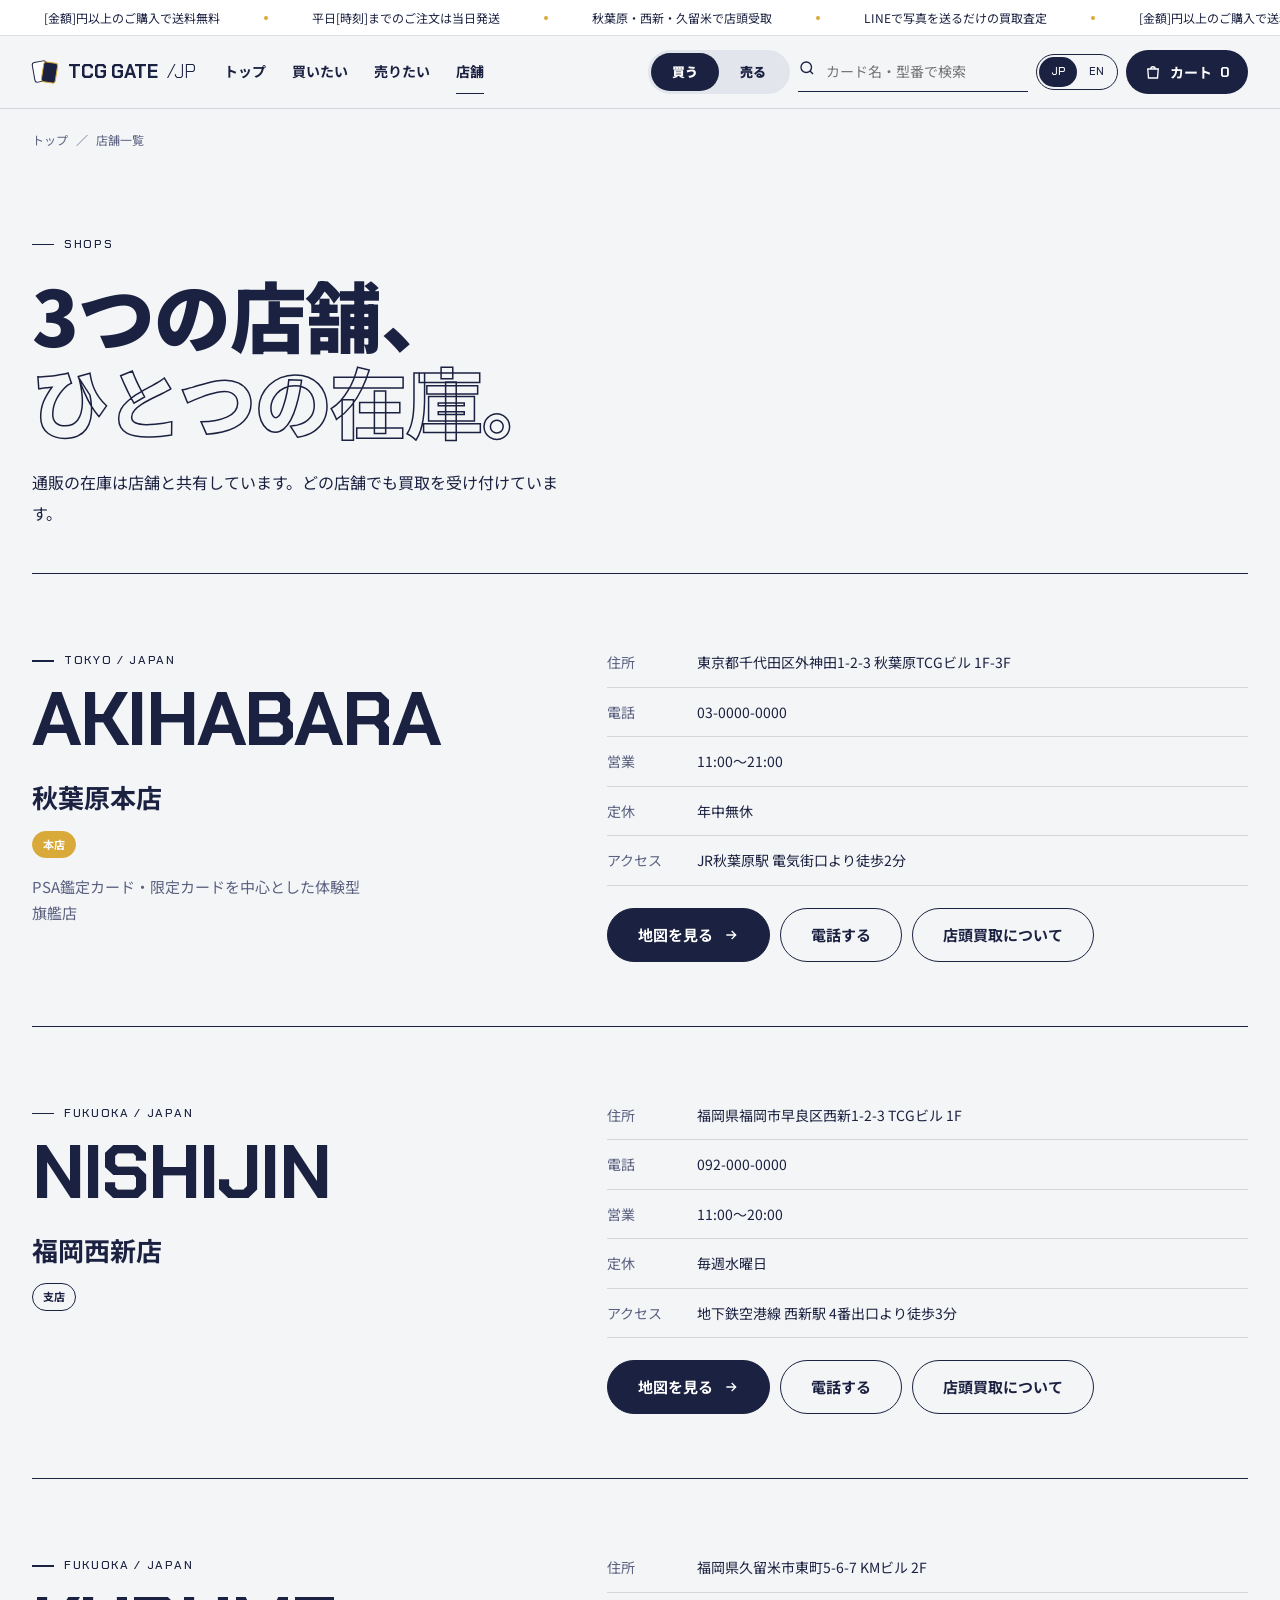
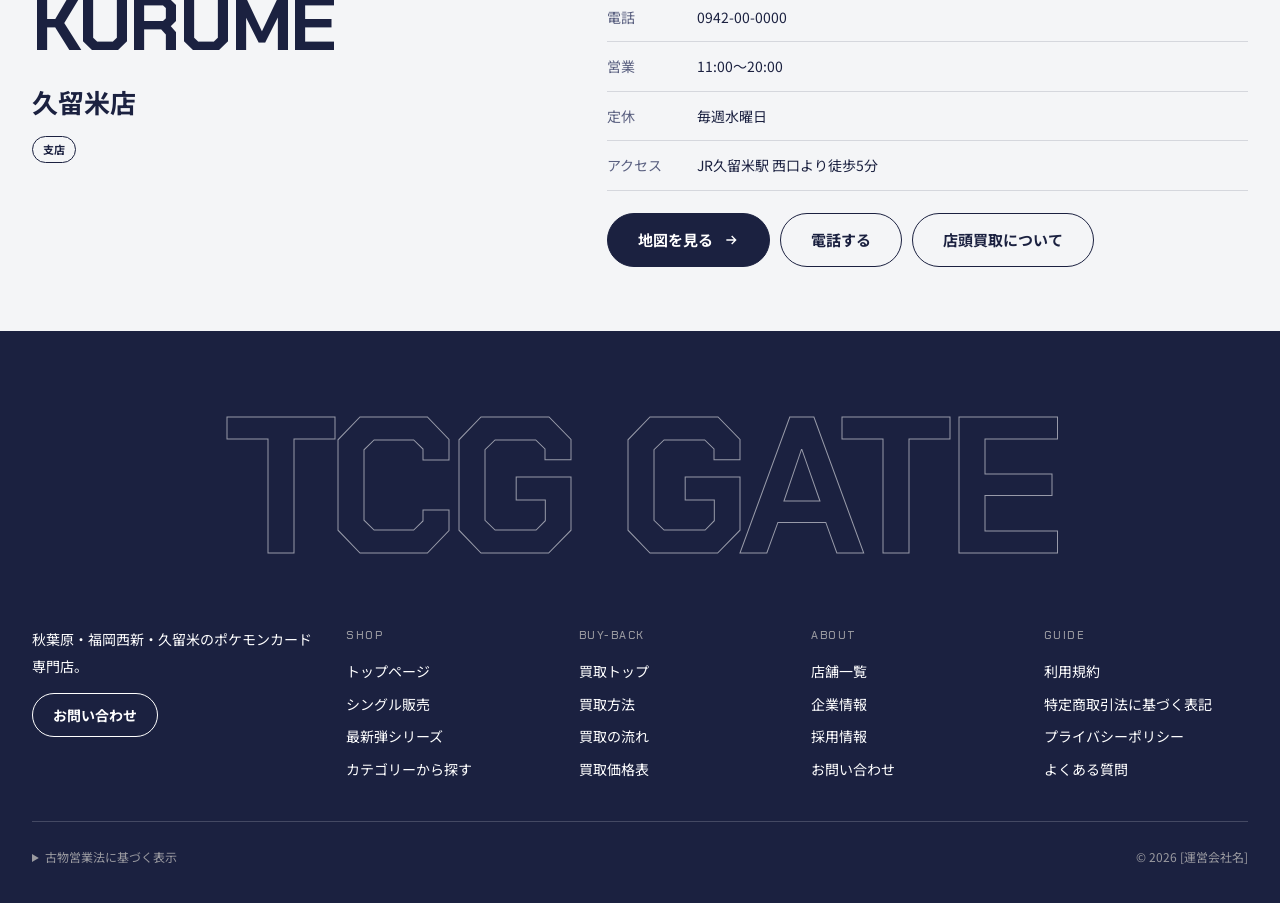
<file: shops.html>
<!doctype html>
<html lang="ja">
<head>
<meta charset="utf-8">
<meta name="viewport" content="width=device-width, initial-scale=1, viewport-fit=cover">
<title>店舗一覧｜TCG GATE JAPAN</title>
<meta name="description" content="秋葉原本店・福岡西新店・久留米店の住所・営業時間・アクセス。">
<meta property="og:title" content="店舗一覧｜TCG GATE JAPAN">
<meta property="og:description" content="秋葉原本店・福岡西新店・久留米店の住所・営業時間・アクセス。">
<meta property="og:type" content="website">
<meta name="theme-color" content="#1B2140">
<link rel="icon" href="data:image/svg+xml,%3Csvg xmlns='http://www.w3.org/2000/svg' viewBox='0 0 32 32'%3E%3Crect x='4' y='5' width='15' height='21' rx='3' fill='%23fff' stroke='%230E0E10' stroke-width='2' transform='rotate(-10 11 15)'/%3E%3Crect x='13' y='6' width='15' height='21' rx='3' fill='%230E0E10' transform='rotate(9 20 16)'/%3E%3C/svg%3E">
<link rel="preconnect" href="https://fonts.googleapis.com">
<link rel="preconnect" href="https://fonts.gstatic.com" crossorigin>
<link href="https://fonts.googleapis.com/css2?family=Chakra+Petch:wght@500;700&family=Noto+Sans+JP:wght@400;500;700;900&display=swap" rel="stylesheet">
<link rel="stylesheet" href="assets/style.css">
</head>
<body data-page="shops" data-theme="normal">

<main id="main"><div class="wrap"><nav class="crumb" aria-label="パンくず"><a href="index.html" data-en="Home">トップ</a><span>／</span><span data-en="Shops">店舗一覧</span></nav>
<header class="page-hd" style="border-bottom:0"><p class="eyebrow">Shops</p><h1 class="display d-l"><span class="rise"><span data-en="Three shops,">3つの店舗、</span></span><span class="rise d2"><span class="outline" data-en="one stock.">ひとつの在庫。</span></span></h1>
<p class="lead" style="margin:22px 0 0" data-en="Online stock is shared with our shops. Buy-back is available at every location.">通販の在庫は店舗と共有しています。どの店舗でも買取を受け付けています。</p></header>
<div id="shops"></div></div></main>
<script src="assets/data.js"></script>
<script src="assets/app.js"></script>
<script>

document.addEventListener("tcg:ready",function(){var U=window.TCGUI,D=window.TCG;
U.$("#shops").innerHTML=D.shops.map(function(s){var q=encodeURIComponent(s.addr);var tel=s.tel.replace(/-/g,"");
return '<article class="shop" id="'+s.id+'" data-reveal><div><p class="eyebrow">'+s.area+' / JAPAN</p><div class="big">'+s.k+'</div><h2 style="font-size:26px;margin:18px 0 10px">'+s.name+'</h2><p style="margin:0">'+(s.main?'<span class="badge red">本店</span>':'<span class="badge">支店</span>')+'</p>'+(s.note?'<p class="muted" style="margin:16px 0 0;max-width:22em">'+s.note+'</p>':'')+'</div>'+
'<div><dl><dt>住所</dt><dd>'+s.addr+'</dd><dt>電話</dt><dd><a class="link" href="tel:'+tel+'">'+s.tel+'</a></dd><dt>営業</dt><dd>'+s.hours+'</dd><dt>定休</dt><dd>'+s.off+'</dd><dt>アクセス</dt><dd>'+s.access+'</dd></dl>'+
'<div style="display:flex;flex-wrap:wrap;gap:10px;margin-top:22px"><a class="btn" target="_blank" rel="noopener" href="https://www.google.com/maps/search/?api=1&query='+q+'">地図を見る'+U.icons.arr+'</a><a class="btn ghost" href="tel:'+tel+'">電話する</a><a class="btn ghost" href="sell.html#methods">店頭買取について</a></div></div></article>';}).join("");
U.reveal();});

</script>
</body>
</html>
</file>
<file: assets/style.css>
/* TCG GATE JAPAN — design tokens
   Palette: Ink / Paper / Crimson (+ Mist for surfaces) */
:root{
  --ink:#0E0E10;
  --paper:#FFFFFF;
  --mist:#F2F1EE;
  --accent:#D7192A;
  --muted:#6B6B70;
  --line:rgba(14,14,16,.14);
  --ff-jp:"Zen Kaku Gothic New","Hiragino Sans","Yu Gothic",sans-serif;
  --ff-en:"Unbounded","Zen Kaku Gothic New",sans-serif;
  --wrap:1320px;
  --gut:clamp(18px,3vw,32px);
  --ease:cubic-bezier(.2,.8,.2,1);
  --header-h:72px;
}
*,*::before,*::after{box-sizing:border-box}
html{scroll-behavior:smooth;-webkit-text-size-adjust:100%}
body{margin:0;background:var(--paper);color:var(--ink);font-family:var(--ff-jp);font-size:15px;line-height:1.75;-webkit-font-smoothing:antialiased;overflow-x:hidden}
img{max-width:100%;display:block}
a{color:inherit;text-decoration:none}
button,input,select,textarea{font:inherit;color:inherit}
button{cursor:pointer}
:focus-visible{outline:2px solid var(--accent);outline-offset:3px}
.sr{position:absolute!important;width:1px;height:1px;overflow:hidden;clip:rect(0 0 0 0);white-space:nowrap}
.wrap{max-width:var(--wrap);margin:0 auto;padding:0 var(--gut)}
.en{font-family:var(--ff-en)}
.num{font-family:var(--ff-en);font-variant-numeric:tabular-nums;letter-spacing:-.01em}
.muted{color:var(--muted)}
.accent{color:var(--accent)}

/* ---------- type ---------- */
.eyebrow{font-family:var(--ff-en);font-size:12px;font-weight:500;letter-spacing:.14em;text-transform:uppercase;display:flex;align-items:center;gap:10px}
.eyebrow::before{content:"";width:22px;height:1.5px;background:currentColor}
.display{font-weight:900;letter-spacing:-.025em;line-height:1.06;margin:0}
.d-xl{font-size:clamp(48px,8.4vw,124px)}
.d-l{font-size:clamp(40px,6vw,84px)}
.d-m{font-size:clamp(30px,4vw,54px)}
.d-s{font-size:clamp(24px,2.6vw,34px)}
.outline{color:transparent;-webkit-text-stroke:1.5px var(--ink)}
.outline-w{color:transparent;-webkit-text-stroke:1.5px #fff}
.sheen{background:linear-gradient(100deg,var(--ink) 0 40%,#A6A6AA 47%,var(--ink) 54% 100%);background-size:300% 100%;-webkit-background-clip:text;background-clip:text;color:transparent;animation:sheen 5.5s ease-in-out infinite}
@keyframes sheen{0%,58%{background-position:100% 0}100%{background-position:0 0}}
.lead{font-size:clamp(15px,1.25vw,17px);line-height:1.95;max-width:34em}

/* line rise */
.rise{display:block;overflow:hidden;padding-bottom:.06em}
.rise>span{display:block;animation:rise 1s var(--ease) both}
.rise.d2>span{animation-delay:.12s}.rise.d3>span{animation-delay:.24s}.rise.d4>span{animation-delay:.36s}
@keyframes rise{from{transform:translateY(108%)}to{transform:none}}

/* reveal on scroll */
.js [data-reveal]{opacity:0;transform:translateY(28px);transition:opacity .9s var(--ease),transform .9s var(--ease)}
.js [data-reveal].in{opacity:1;transform:none}

/* ---------- buttons ---------- */
.btn{display:inline-flex;align-items:center;justify-content:center;gap:10px;height:54px;padding:0 30px;border-radius:999px;border:1.5px solid var(--ink);background:var(--ink);color:#fff;font-weight:700;font-size:15px;transition:transform .2s var(--ease),background .25s,color .25s;white-space:nowrap}
.btn:hover{background:var(--accent);border-color:var(--accent)}
.btn:active{transform:scale(.97)}
.btn.ghost{background:transparent;color:var(--ink)}
.btn.ghost:hover{background:var(--ink);color:#fff;border-color:var(--ink)}
.btn.light{background:#fff;color:var(--ink);border-color:#fff}
.btn.light:hover{background:var(--accent);color:#fff;border-color:var(--accent)}
.btn.ghost-w{background:transparent;color:#fff;border-color:#fff}
.btn.ghost-w:hover{background:#fff;color:var(--ink)}
.btn.sm{height:44px;padding:0 20px;font-size:14px}
.btn.block{width:100%}
.btn[disabled]{background:#C9C9CC;border-color:#C9C9CC;color:#fff;cursor:not-allowed}
.btn .arr{transition:transform .3s var(--ease)}
.btn:hover .arr{transform:translateX(4px)}
.link{background-image:linear-gradient(currentColor,currentColor);background-size:0 1.5px;background-repeat:no-repeat;background-position:0 100%;transition:background-size .35s var(--ease);padding-bottom:2px}
.link:hover,.link.on{background-size:100% 1.5px}
.chip{height:42px;padding:0 18px;border-radius:999px;border:1.5px solid var(--ink);background:#fff;font-size:14px;font-weight:700;display:inline-flex;align-items:center;gap:8px;transition:background .2s,color .2s}
.chip:hover{background:var(--mist)}
.chip.on{background:var(--ink);color:#fff}
.chip .n{font-family:var(--ff-en);font-size:11px;font-weight:500;opacity:.7}

/* ---------- announcement + header ---------- */
.announce{border-bottom:1px solid var(--line);height:36px;overflow:hidden;display:flex;align-items:center;font-size:12px;background:#fff}
.marq{display:flex;gap:44px;width:max-content;animation:marq 34s linear infinite;padding-left:44px}
.marq.slow{animation-duration:52s}
.marq-host:hover .marq{animation-play-state:paused}
@keyframes marq{from{transform:translateX(0)}to{transform:translateX(-50%)}}
.marq .dot{width:4px;height:4px;border-radius:50%;background:var(--accent);align-self:center}

.site-header{position:sticky;top:0;z-index:40;background:rgba(255,255,255,.92);backdrop-filter:saturate(1.4) blur(10px);-webkit-backdrop-filter:saturate(1.4) blur(10px);border-bottom:1px solid var(--line)}
.hd{height:var(--header-h);display:flex;align-items:center;gap:28px}
.logo{font-family:var(--ff-en);font-weight:900;font-size:19px;letter-spacing:-.01em;display:flex;align-items:center;gap:10px;white-space:nowrap}
.logo .mark{width:26px;height:26px;position:relative;flex:none}
.logo .mark i{position:absolute;width:15px;height:21px;border-radius:3px;border:1.5px solid var(--ink)}
.logo .mark i:first-child{left:1px;top:2px;transform:rotate(-10deg);background:#fff}
.logo .mark i:last-child{right:1px;top:3px;transform:rotate(9deg);background:var(--ink)}
.logo .slash{font-weight:300}
.gnav{display:flex;gap:26px;flex:1}
.gnav a{font-size:14px;font-weight:700;height:44px;display:inline-flex;align-items:center}
.hd-tools{display:flex;align-items:center;gap:8px}
.search{display:flex;align-items:center;gap:8px;border-bottom:1.5px solid var(--ink);height:40px;width:230px}
.search input{border:0;outline:0;background:transparent;flex:1;font-size:14px;min-width:0}
.icon-btn{width:44px;height:44px;border-radius:50%;border:0;background:transparent;display:inline-flex;align-items:center;justify-content:center;position:relative}
.icon-btn:hover{background:var(--mist)}
.lang{display:flex;border:1.5px solid var(--ink);border-radius:999px;height:36px;padding:2px}
.lang button{border:0;background:transparent;border-radius:999px;font-family:var(--ff-en);font-size:11px;font-weight:500;padding:0 10px;min-width:38px}
.lang button.on{background:var(--ink);color:#fff}
.cart-btn{height:44px;padding:0 18px;border-radius:999px;border:0;background:var(--ink);color:#fff;font-weight:700;font-size:14px;display:inline-flex;align-items:center;gap:8px}
.cart-btn .num{display:inline-block;min-width:1ch}
.cart-btn.bump .num{animation:bump .45s var(--ease)}
@keyframes bump{40%{transform:scale(1.5)}}
.menu-btn{display:none}
.mnav{display:none}

/* ---------- product card ---------- */
.grid{display:grid;grid-template-columns:repeat(auto-fill,minmax(210px,1fr));gap:48px 26px}
.pcard{display:flex;flex-direction:column;gap:6px;position:relative}
.pcard.sold{opacity:.45}
.pcard .meta{display:flex;justify-content:space-between;font-family:var(--ff-en);font-size:11px;margin-top:12px}
.pcard .name{font-size:16px;font-weight:900;line-height:1.45}
.pcard .sub{font-size:12px;color:var(--muted)}
.pcard .row{display:flex;justify-content:space-between;align-items:center;gap:8px;margin-top:2px}
.pcard .price{font-family:var(--ff-en);font-size:20px;font-weight:500}
.pcard .old{font-family:var(--ff-en);font-size:12px;color:var(--muted);text-decoration:line-through;margin-left:6px}
.pcard .tag{position:absolute;top:10px;left:10px;z-index:3;font-family:var(--ff-en);font-size:10px;font-weight:500;letter-spacing:.08em;background:#fff;color:var(--ink);padding:5px 9px;border-radius:999px}
.pcard .tag.red{background:var(--accent);color:#fff}
.add{width:44px;height:44px;border-radius:50%;border:1.5px solid var(--ink);background:var(--ink);color:#fff;display:inline-flex;align-items:center;justify-content:center;flex:none;transition:background .2s,transform .2s}
.add:hover{background:var(--accent);border-color:var(--accent)}
.add:active{transform:scale(.9)}
.add[disabled]{background:#fff;color:#AAA;border-color:#CCC}

/* card art placeholder (replace with product photos) */
.art{position:relative;aspect-ratio:63/88;border-radius:12px;overflow:hidden;display:block;width:100%;
  background:linear-gradient(160deg,hsl(var(--h) 52% 56%),hsl(var(--h) 46% 30%));transition:transform .5s var(--ease),box-shadow .5s var(--ease)}
.art::before{content:"";position:absolute;inset:7%;border-radius:6px;border:1px solid rgba(255,255,255,.35);
  background:radial-gradient(ellipse 70% 44% at 50% 40%,rgba(255,255,255,.28),transparent 70%)}
.art .a-r{position:absolute;top:10%;right:10%;font-family:var(--ff-en);font-size:10px;font-weight:500;color:rgba(255,255,255,.9);letter-spacing:.08em}
.art .a-n{position:absolute;left:10%;right:10%;bottom:10%;color:#fff;font-size:12px;font-weight:700;line-height:1.35}
.art .a-n small{display:block;font-family:var(--ff-en);font-size:9px;font-weight:300;opacity:.85;margin-top:2px}
a.pcard:hover .art,.art-host:hover .art{transform:translateY(-6px);box-shadow:0 24px 40px rgba(14,14,16,.2)}
/* PSA slab */
.slab{position:relative;display:block;border-radius:14px;padding:8px 8px 10px;background:linear-gradient(180deg,#F7F7F8,#E6E6E9);box-shadow:inset 0 0 0 1px rgba(14,14,16,.12);transition:transform .5s var(--ease),box-shadow .5s var(--ease)}
.slab .lbl{display:flex;justify-content:space-between;align-items:center;gap:8px;background:#fff;border:1px solid rgba(14,14,16,.15);border-radius:6px;padding:6px 8px;margin-bottom:8px;font-family:var(--ff-en);font-size:8px;line-height:1.35;letter-spacing:.02em}
.slab .lbl b{font-size:16px;font-weight:900;line-height:1}
.slab .lbl .g{text-align:right}
.slab .lbl .g span{display:block;font-size:7px}
.slab .art{border-radius:8px;transition:none}
a.pcard:hover .slab{transform:translateY(-6px);box-shadow:inset 0 0 0 1px rgba(14,14,16,.12),0 24px 40px rgba(14,14,16,.18)}
a.pcard:hover .slab .art{transform:none;box-shadow:none}
/* foil */
.foil{position:relative;overflow:hidden}
.foil::before{content:"";position:absolute;inset:0;z-index:2;background:conic-gradient(from 210deg,#ff9ac0,#ffe68a,#9ae6ff,#c3a8ff,#ff9ac0);mix-blend-mode:color-dodge;opacity:0;transition:opacity .4s;pointer-events:none}
.foil::after{content:"";position:absolute;inset:-30%;z-index:2;background:linear-gradient(115deg,transparent 42%,rgba(255,255,255,.75) 50%,transparent 58%);transform:translateX(-55%);transition:transform .9s var(--ease);pointer-events:none}
a.pcard:hover .foil::before,.foil-host:hover .foil::before{opacity:.5}
a.pcard:hover .foil::after,.foil-host:hover .foil::after{transform:translateX(55%)}

/* ---------- sections ---------- */
.sec{padding:clamp(64px,9vw,120px) 0}
.sec.tight{padding:clamp(44px,6vw,72px) 0}
.sec-hd{display:flex;justify-content:space-between;align-items:flex-end;flex-wrap:wrap;gap:16px;margin-bottom:clamp(28px,4vw,48px)}
.sec-hd .eyebrow{margin-bottom:14px}
.dark{background:var(--ink);color:#fff}
.dark .muted{color:#9A9AA0}
.mist{background:var(--mist)}
.rule{border:0;border-top:1px solid var(--line);margin:0}
.crumb{font-size:12px;color:var(--muted);display:flex;flex-wrap:wrap;gap:8px;padding:20px 0 0}
.crumb a:hover{color:var(--ink)}
.page-hd{padding:clamp(36px,6vw,72px) 0 clamp(28px,4vw,44px);border-bottom:1px solid var(--line)}
.page-hd .eyebrow{margin-bottom:18px}

/* hero */
.hero{padding:clamp(40px,6vw,80px) 0 clamp(40px,5vw,64px)}
.hero-grid{display:grid;grid-template-columns:1.15fr 1fr;gap:40px;align-items:center}
.fan{position:relative;height:clamp(360px,38vw,500px);display:flex;align-items:center;justify-content:center}
.fan a{position:absolute;width:clamp(150px,15vw,220px);transition:transform .7s var(--ease)}
.fan a .art{box-shadow:0 30px 60px rgba(14,14,16,.28)}
.fan .f1{transform:rotate(-9deg) translate(-34px,12px)}
.fan .f2{position:relative;z-index:2;width:clamp(165px,16.5vw,240px)}
.fan .f3{transform:rotate(9deg) translate(34px,12px)}
.fan:hover .f1{transform:rotate(-18deg) translate(-74px,10px)}
.fan:hover .f3{transform:rotate(18deg) translate(74px,10px)}
.fan .hint{position:absolute;bottom:0;font-size:11px;color:var(--muted)}
.hero-cta{display:grid;grid-template-columns:1fr 1fr;gap:14px;margin-top:36px;max-width:560px}
.hero-cta a{border:1.5px solid var(--ink);border-radius:18px;padding:18px 20px;display:flex;flex-direction:column;gap:2px;transition:background .25s,color .25s}
.hero-cta a:hover{background:var(--ink);color:#fff}
.hero-cta a .en{font-size:11px;letter-spacing:.12em}
.hero-cta a b{font-size:22px;font-weight:900;display:flex;justify-content:space-between;align-items:center}
.hero-cta a.primary{background:var(--ink);color:#fff}
.hero-cta a.primary:hover{background:var(--accent);border-color:var(--accent)}

.stats{display:grid;grid-template-columns:repeat(4,1fr);border-top:1px solid var(--line);border-bottom:1px solid var(--line)}
.stats>div{padding:26px 0 24px;border-right:1px solid var(--line);padding-left:clamp(0px,2vw,28px)}
.stats>div:first-child{padding-left:0}
.stats>div:last-child{border-right:0}
.stats .v{font-family:var(--ff-en);font-weight:900;font-size:clamp(30px,3.6vw,52px);line-height:1}
.stats .k{font-size:12px;margin-top:8px;color:var(--muted)}

.sets{border-top:1px solid var(--ink);border-bottom:1px solid var(--ink);overflow:hidden;padding:22px 0}
.sets .marq{gap:64px;animation-duration:44s}
.sets a{display:flex;align-items:baseline;gap:14px;white-space:nowrap}
.sets a .code{font-family:var(--ff-en);font-weight:900;font-size:clamp(44px,5.4vw,76px);line-height:1;color:transparent;-webkit-text-stroke:1.5px var(--ink);transition:color .3s}
.sets a:hover .code{color:var(--ink)}
.sets a .nm{font-size:17px;font-weight:900}
.sets a .dt{font-family:var(--ff-en);font-size:11px;color:var(--muted)}

/* category tiles */
.cats{display:grid;grid-template-columns:repeat(6,1fr);border-top:1px solid var(--ink)}
.cats a{padding:26px 18px 24px 0;border-bottom:1px solid var(--ink);border-right:1px solid var(--line);display:flex;flex-direction:column;justify-content:space-between;gap:30px;min-height:170px;transition:background .3s,color .3s,padding .3s var(--ease)}
.cats a:last-child{border-right:0}
.cats a:hover{background:var(--ink);color:#fff;padding-left:18px}
.cats .k{font-family:var(--ff-en);font-weight:900;font-size:clamp(20px,2vw,28px);line-height:1.05}
.cats .j{font-size:13px;font-weight:700;display:flex;justify-content:space-between}

/* buy-back list */
.plist{list-style:none;margin:0;padding:0;border-top:1px solid currentColor}
.plist li{display:grid;grid-template-columns:44px 1fr auto;gap:18px;align-items:center;padding:18px 0;border-bottom:1px solid rgba(127,127,127,.35)}
.plist .art{width:44px;border-radius:5px}
.plist .art::before,.plist .art .a-n,.plist .art .a-r{display:none}
.plist .nm{font-size:17px;font-weight:900;line-height:1.4}
.plist .nm small{display:block;font-family:var(--ff-en);font-size:11px;font-weight:300;opacity:.75}
.plist .pr{font-family:var(--ff-en);font-weight:900;font-size:clamp(24px,3vw,40px);line-height:1;text-align:right}
.plist .up{font-family:var(--ff-en);font-size:10px;letter-spacing:.1em;color:var(--accent);display:block;margin-bottom:4px}

/* methods / steps */
.methods{display:grid;grid-template-columns:repeat(4,1fr);border-top:1px solid var(--ink)}
.methods a,.methods div{padding:28px 24px 30px 0;border-bottom:1px solid var(--ink);display:flex;flex-direction:column;gap:10px;transition:padding .35s var(--ease)}
.methods a:hover{padding-left:16px}
.methods .no{font-family:var(--ff-en);font-weight:900;font-size:48px;line-height:1;color:transparent;-webkit-text-stroke:1.5px var(--ink)}
.methods a:hover .no{color:var(--accent);-webkit-text-stroke-color:var(--accent)}
.methods h3{margin:0;font-size:22px;font-weight:900}
.methods p{margin:0;font-size:14px;line-height:1.8}
.methods .go{font-size:13px;font-weight:700;margin-top:auto}
.steps{list-style:none;margin:0;padding:0;display:grid;grid-template-columns:repeat(4,1fr);gap:28px}
.steps li{border-top:1.5px solid currentColor;padding-top:16px}
.steps .no{font-family:var(--ff-en);font-size:11px;letter-spacing:.14em}
.steps h3{margin:10px 0 8px;font-size:19px;font-weight:900}
.steps p{margin:0;font-size:14px;line-height:1.85;opacity:.85}
.promise{display:grid;grid-template-columns:repeat(4,1fr);gap:0;border-top:1px solid var(--ink)}
.promise div{padding:24px 18px 24px 0;border-bottom:1px solid var(--ink)}
.promise b{display:block;font-size:20px;font-weight:900}
.promise span{font-size:13px;color:var(--muted)}

/* LINE band */
.line-band{border-radius:28px;background:var(--ink);color:#fff;padding:clamp(32px,5vw,56px);display:flex;flex-wrap:wrap;justify-content:space-between;align-items:center;gap:24px;position:relative;overflow:hidden}
.line-band::after{content:"LINE";position:absolute;right:-10px;bottom:-34px;font-family:var(--ff-en);font-weight:900;font-size:180px;line-height:1;color:transparent;-webkit-text-stroke:1px rgba(255,255,255,.18);pointer-events:none}
.btn.line{background:#06C755;border-color:#06C755;color:#fff}
.btn.line:hover{background:#fff;color:var(--ink);border-color:#fff}

/* shops */
.shop{display:grid;grid-template-columns:1fr 1.2fr;gap:40px;padding:clamp(40px,5vw,64px) 0;border-top:1px solid var(--ink)}
.shop .big{font-family:var(--ff-en);font-weight:900;font-size:clamp(44px,6vw,92px);line-height:.95;letter-spacing:-.03em}
.shop .badge{display:inline-block;font-size:11px;font-weight:700;border:1.5px solid var(--ink);border-radius:999px;padding:3px 10px;margin-right:6px}
.shop .badge.red{background:var(--accent);border-color:var(--accent);color:#fff}
.shop dl{margin:0;display:grid;grid-template-columns:90px 1fr;font-size:14px}
.shop dt,.shop dd{padding:12px 0;border-bottom:1px solid var(--line);margin:0}
.shop dt{color:var(--muted)}
.shop-mini{display:grid;grid-template-columns:repeat(3,1fr);border-top:1px solid #fff}
.shop-mini a{padding:28px 24px 30px 0;border-bottom:1px solid rgba(255,255,255,.3);display:flex;flex-direction:column;gap:6px;transition:padding .35s var(--ease)}
.shop-mini a:hover{padding-left:16px}
.shop-mini .k{font-family:var(--ff-en);font-weight:900;font-size:clamp(28px,3vw,40px);line-height:1}
.shop-mini .j{font-size:18px;font-weight:900}
.shop-mini .s{font-size:13px;opacity:.75}

/* list page */
.toolbar{display:flex;flex-wrap:wrap;justify-content:space-between;align-items:center;gap:14px;padding:22px 0;border-bottom:1px solid var(--line);position:sticky;top:var(--header-h);background:rgba(255,255,255,.95);backdrop-filter:blur(8px);z-index:20}
.chips{display:flex;flex-wrap:wrap;gap:8px}
.select{height:42px;border:1.5px solid var(--ink);border-radius:999px;padding:0 36px 0 16px;background:#fff url("data:image/svg+xml,%3Csvg xmlns='http://www.w3.org/2000/svg' width='12' height='8'%3E%3Cpath d='M1 1l5 5 5-5' fill='none' stroke='%230E0E10' stroke-width='1.6'/%3E%3C/svg%3E") no-repeat right 14px center;-webkit-appearance:none;appearance:none;font-size:14px;font-weight:700}
.check{display:inline-flex;align-items:center;gap:8px;font-size:14px;min-height:44px;cursor:pointer}
.check input{width:18px;height:18px;accent-color:var(--ink)}
.empty{padding:80px 0;text-align:center}
.empty .display{margin-bottom:14px}

/* product page */
.pd{display:grid;grid-template-columns:1fr 1fr;gap:clamp(32px,6vw,88px);padding:clamp(32px,5vw,56px) 0 clamp(56px,7vw,96px)}
.stage{position:sticky;top:calc(var(--header-h) + 24px);display:flex;flex-direction:column;align-items:center;gap:16px;perspective:1000px}
.tilt{width:min(100%,420px);transition:transform .14s linear;will-change:transform}
.tilt .art{box-shadow:0 40px 80px rgba(14,14,16,.28)}
.tilt .slab{box-shadow:inset 0 0 0 1px rgba(14,14,16,.12),0 40px 80px rgba(14,14,16,.22)}
.tilt .glare{position:absolute;inset:0;z-index:3;pointer-events:none;border-radius:inherit;background:radial-gradient(circle at var(--gx,50%) var(--gy,30%),rgba(255,255,255,.45),transparent 45%);mix-blend-mode:soft-light;opacity:0;transition:opacity .3s}
.tilt:hover .glare{opacity:1}
.pd-title{font-size:clamp(32px,4vw,56px);font-weight:900;line-height:1.15;letter-spacing:-.02em;margin:10px 0 8px}
.price-row{display:flex;flex-wrap:wrap;align-items:baseline;gap:12px;padding:20px 0;border-top:1px solid var(--ink);border-bottom:1px solid var(--ink);margin:24px 0}
.price-row .p{font-family:var(--ff-en);font-weight:900;font-size:clamp(38px,4.4vw,56px);line-height:1}
.stock-pill{margin-left:auto;font-size:13px;font-weight:700;display:inline-flex;align-items:center;gap:8px}
.stock-pill::before{content:"";width:8px;height:8px;border-radius:50%;background:#1F9D55}
.stock-pill.low::before{background:var(--accent)}
.stock-pill.out::before{background:#AAA}
.qty{display:inline-flex;align-items:center;border:1.5px solid var(--ink);border-radius:999px;height:54px}
.qty button{width:46px;height:100%;border:0;background:transparent;font-size:18px}
.qty input{width:36px;text-align:center;border:0;outline:0;background:transparent;font-family:var(--ff-en)}
.buy-row{display:flex;flex-wrap:wrap;gap:10px;margin-bottom:12px}
.buy-row .btn{flex:1 1 220px}
.spec{margin:28px 0;display:grid;grid-template-columns:120px 1fr;font-size:14px}
.spec dt,.spec dd{margin:0;padding:13px 0;border-bottom:1px solid var(--line)}
.spec dt{color:var(--muted)}
.notes{background:var(--mist);border-radius:20px;padding:24px 26px;font-size:13px;line-height:1.9}
.notes h2{font-size:15px;margin:0 0 8px}
.notes ul{margin:0;padding-left:1.2em}

/* sell list (price page) */
.ticket{display:grid;grid-template-columns:1fr auto;border:1.5px solid var(--ink);border-radius:18px;overflow:hidden;position:relative;transition:transform .3s var(--ease)}
.ticket+.ticket{margin-top:12px}
.ticket .l{display:flex;gap:18px;align-items:center;padding:18px 22px}
.ticket .r{border-left:1.5px dashed var(--ink);padding:16px 22px;display:flex;align-items:center;gap:18px}
.ticket .pr{font-family:var(--ff-en);font-weight:900;font-size:clamp(26px,3vw,40px);line-height:1}
.ticket.on{background:var(--mist)}
.ticket .stamp{position:absolute;right:16px;top:-12px;width:62px;height:62px;border-radius:50%;border:2px solid var(--accent);color:var(--accent);display:flex;align-items:center;justify-content:center;font-weight:900;font-size:14px;background:#fff;transform:rotate(-10deg);animation:stamp .35s cubic-bezier(.2,1.6,.4,1) both}
@keyframes stamp{from{transform:scale(1.8) rotate(-18deg);opacity:0}to{transform:scale(1) rotate(-10deg);opacity:1}}
.sellbar{position:sticky;bottom:16px;margin-top:24px;background:var(--ink);color:#fff;border-radius:999px;padding:10px 10px 10px 28px;display:flex;flex-wrap:wrap;justify-content:space-between;align-items:center;gap:12px;z-index:10}
.sellbar .t{font-family:var(--ff-en);font-weight:900;font-size:26px;margin-left:8px}

/* forms */
.form{display:grid;gap:22px;max-width:720px}
.field{display:flex;flex-direction:column;gap:8px}
.field label,.field .lbl{font-size:13px;font-weight:700}
.field .req{color:var(--accent);margin-left:6px;font-size:11px}
.input,.textarea{border:0;border-bottom:1.5px solid var(--ink);padding:10px 0;font-size:16px;background:transparent;outline:0;border-radius:0}
.input:focus,.textarea:focus{border-bottom-color:var(--accent)}
.textarea{min-height:140px;resize:vertical;border:1.5px solid var(--ink);border-radius:14px;padding:14px}
.radios{display:flex;flex-wrap:wrap;gap:8px}
.radios input{position:absolute;opacity:0;pointer-events:none}
.radios label{height:44px;padding:0 18px;border-radius:999px;border:1.5px solid var(--ink);display:inline-flex;align-items:center;font-size:14px;font-weight:700;cursor:pointer}
.radios input:checked+label{background:var(--ink);color:#fff}
.radios input:focus-visible+label{outline:2px solid var(--accent);outline-offset:3px}
.thanks{padding:40px 0}

/* faq */
.faq details{border-bottom:1px solid var(--ink)}
.faq summary{list-style:none;cursor:pointer;display:grid;grid-template-columns:56px 1fr 30px;gap:12px;align-items:center;padding:22px 0;font-size:17px;font-weight:900}
.faq summary::-webkit-details-marker{display:none}
.faq summary .q{font-family:var(--ff-en);font-weight:900;font-size:22px}
.faq summary .pm{width:30px;height:30px;position:relative}
.faq summary .pm::before,.faq summary .pm::after{content:"";position:absolute;left:7px;right:7px;top:14px;height:1.5px;background:var(--ink);transition:transform .3s var(--ease)}
.faq summary .pm::after{transform:rotate(90deg)}
.faq details[open] summary .pm::after{transform:rotate(0)}
.faq .a{padding:0 0 24px 68px;font-size:15px;line-height:1.95}

/* legal / docs */
.doc{max-width:820px}
.doc h2{font-size:24px;font-weight:900;margin:56px 0 14px;padding-top:12px;border-top:1px solid var(--ink)}
.doc h2:first-child{margin-top:0}
.doc p,.doc li{font-size:15px;line-height:2}
.doc table{width:100%;border-collapse:collapse;font-size:14px}
.doc th,.doc td{text-align:left;padding:13px 0;border-bottom:1px solid var(--line);vertical-align:top}
.doc th{width:200px;color:var(--muted);font-weight:500}
.tocs{display:flex;flex-wrap:wrap;gap:8px;margin-top:22px}

/* cart */
.cart-grid{display:grid;grid-template-columns:1.6fr 1fr;gap:48px;padding:40px 0 96px;align-items:start}
.citem{display:grid;grid-template-columns:72px 1fr auto;gap:18px;align-items:center;padding:18px 0;border-bottom:1px solid var(--line)}
.citem .art{width:72px;border-radius:7px}
.citem .art::before,.citem .art .a-r,.citem .art .a-n{display:none}
.citem .nm{font-weight:900;line-height:1.45}
.citem .rm{border:0;background:transparent;font-size:12px;color:var(--muted);padding:6px 0;text-decoration:underline}
.summary{border:1.5px solid var(--ink);border-radius:24px;padding:26px;position:sticky;top:calc(var(--header-h) + 24px)}
.summary .line{display:flex;justify-content:space-between;padding:8px 0;font-size:14px}
.summary .total{font-family:var(--ff-en);font-weight:900;font-size:32px}
.ship{margin:16px 0 20px}
.ship .bar{height:3px;background:#E3E3E3;margin-top:10px;overflow:hidden}
.ship .bar i{display:block;height:100%;background:var(--ink);transition:width .7s var(--ease)}

/* drawer + toast */
.scrim{position:fixed;inset:0;background:rgba(14,14,16,.38);opacity:0;pointer-events:none;transition:opacity .35s;z-index:80}
.drawer{position:fixed;top:0;right:0;bottom:0;width:min(440px,100%);background:#fff;z-index:90;transform:translateX(102%);transition:transform .5s var(--ease);display:flex;flex-direction:column;padding:env(safe-area-inset-top,0) 0 env(safe-area-inset-bottom,0)}
.drawer.open{transform:none}
.scrim.open{opacity:1;pointer-events:auto}
.drawer .dh{display:flex;justify-content:space-between;align-items:center;padding:20px 24px;border-bottom:1px solid var(--line)}
.drawer .db{flex:1;overflow:auto;padding:0 24px}
.drawer .df{padding:20px 24px;border-top:1px solid var(--line);display:grid;gap:10px}
.toast{position:fixed;left:50%;bottom:24px;transform:translate(-50%,140%);background:var(--ink);color:#fff;border-radius:999px;padding:12px 22px;font-size:14px;font-weight:700;z-index:100;transition:transform .45s var(--ease);white-space:nowrap;max-width:calc(100% - 32px);overflow:hidden;text-overflow:ellipsis}
.toast.show{transform:translate(-50%,0)}

/* footer */
.site-footer{background:var(--ink);color:#fff;margin-top:0}
.ft-big{overflow:hidden;padding:clamp(40px,6vw,72px) 0 0}
.ft-big div{font-family:var(--ff-en);font-weight:900;font-size:15.2vw;line-height:.86;letter-spacing:-.04em;white-space:nowrap;color:transparent;-webkit-text-stroke:1px rgba(255,255,255,.55);text-align:center}
.ft-cols{display:grid;grid-template-columns:1.4fr repeat(4,1fr);gap:28px;padding:56px 0 40px;border-bottom:1px solid rgba(255,255,255,.18)}
.ft-cols h4{font-family:var(--ff-en);font-size:11px;font-weight:500;letter-spacing:.14em;margin:0 0 14px;color:#9A9AA0}
.ft-cols ul{list-style:none;margin:0;padding:0;display:grid;gap:8px;font-size:14px}
.ft-cols a:hover{color:#fff;opacity:.7}
.ft-bottom{display:flex;flex-wrap:wrap;justify-content:space-between;gap:16px;padding:24px 0 36px;font-size:12px;color:#9A9AA0}
.ft-bottom details summary{cursor:pointer}

/* responsive */
@media (max-width:1080px){
  .gnav,.search{display:none}
  .menu-btn{display:inline-flex}
  .mnav{display:block;position:fixed;inset:0;top:0;background:#fff;z-index:95;transform:translateY(-102%);transition:transform .55s var(--ease);padding:24px var(--gut) 40px;overflow:auto}
  .mnav.open{transform:none}
  .mnav a.big{display:block;font-size:40px;font-weight:900;line-height:1.3;padding:8px 0;border-bottom:1px solid var(--line)}
  .hero-grid,.pd,.shop,.cart-grid{grid-template-columns:1fr}
  .stage{position:relative;top:0}
  .cats{grid-template-columns:repeat(3,1fr)}
  .methods,.steps,.promise{grid-template-columns:repeat(2,1fr)}
  .ft-cols{grid-template-columns:1fr 1fr}
  .summary{position:relative;top:0}
}
@media (max-width:640px){
  :root{--header-h:62px}
  .lang{display:none}
  .stats{grid-template-columns:repeat(2,1fr)}
  .stats>div:nth-child(2){border-right:0}
  .stats>div:nth-child(3){padding-left:0;border-top:1px solid var(--line)}
  .stats>div:nth-child(4){border-top:1px solid var(--line)}
  .cats{grid-template-columns:repeat(2,1fr)}
  .methods,.steps,.promise,.shop-mini{grid-template-columns:1fr}
  .grid{grid-template-columns:repeat(2,minmax(0,1fr));gap:36px 14px}
  .pcard .name{font-size:14px}
  .pcard .price{font-size:17px}
  .hero-cta{grid-template-columns:1fr}
  .ticket{grid-template-columns:1fr}
  .ticket .r{border-left:0;border-top:1.5px dashed var(--ink)}
  .faq .a{padding-left:0}
  .doc th{width:120px}
  .cart-btn .lbl{display:none}
  .sellbar{border-radius:24px}
}
@media (prefers-reduced-motion:reduce){
  *,*::before,*::after{animation-duration:.01ms!important;animation-iteration-count:1!important;transition-duration:.01ms!important;scroll-behavior:auto!important}
  .js [data-reveal]{opacity:1;transform:none}
}
.shop-mini.lt{border-top-color:var(--ink)}
.shop-mini.lt a{border-bottom-color:var(--line)}
.shop-mini.lt .s{color:var(--muted);opacity:1}
/* fixes after render check */
.announce .marq>span{white-space:nowrap}
.toast{visibility:hidden;transform:translate(-50%,200%);transition:transform .45s var(--ease),visibility 0s .45s}
.toast.show{visibility:visible;transform:translate(-50%,0);transition:transform .45s var(--ease)}
.hero .d-xl{font-size:clamp(44px,6.3vw,96px)}
@media (min-width:1081px){.hero h1 .rise{white-space:nowrap}}
.grid.g4{grid-template-columns:repeat(4,minmax(0,1fr))}
@media (max-width:1080px){.grid.g4{grid-template-columns:repeat(2,minmax(0,1fr))}}
.pcard .tag.on-slab{top:auto;bottom:calc(100% - 50px);left:auto;right:12px;display:none}
.slab .lbl>span:first-child{min-width:0;overflow:hidden;white-space:nowrap;text-overflow:ellipsis}
.slab .lbl .flag{font-family:var(--ff-en);font-size:8px;font-weight:500;background:var(--ink);color:#fff;border-radius:999px;padding:2px 6px;margin-right:6px}

/* real product photos: assets/images/<id>.jpg overrides the placeholder */
.art .ph{position:absolute;inset:0;width:100%;height:100%;object-fit:cover;z-index:1;border-radius:inherit}

/* ---------- card-like placeholder (shared) ---------- */
.art{container-type:inline-size}
.art::before{display:none}
.art.t-gold{background:linear-gradient(150deg,#F3DE8A 0%,#C9A23C 35%,#F1D77A 55%,#A27A20 100%)}
.art.t-dark{background:linear-gradient(160deg,#4A4F57,#15171B)}
.art.t-light{background:linear-gradient(160deg,#F4F4F6,#BFC3CA)}
.art.t-trainer{background:linear-gradient(160deg,#E9ECEF,#B9C0C8)}
.cf{position:absolute;inset:4.5%;display:flex;flex-direction:column;gap:3%;border-radius:6px;border:1px solid rgba(255,255,255,.45)}
.cf-top{display:flex;justify-content:space-between;align-items:baseline;gap:4px;padding:3% 5% 0;color:#fff;font-size:7.6cqw;line-height:1.2;text-shadow:0 1px 2px rgba(0,0,0,.25)}
.cf-top b{font-weight:900;overflow:hidden;white-space:nowrap;text-overflow:ellipsis}
.cf-top i{font-style:normal;font-family:var(--ff-en);font-weight:500;font-size:6.4cqw;flex:none}
.cf-win{flex:0 0 44%;margin:0 5%;border-radius:4px;background:radial-gradient(ellipse 70% 60% at 50% 55%,rgba(255,255,255,.55),transparent 70%),linear-gradient(160deg,hsl(var(--h) 60% 72%),hsl(var(--h) 50% 40%));box-shadow:inset 0 0 0 1px rgba(255,255,255,.5)}
.t-gold .cf-win{background:radial-gradient(ellipse 60% 55% at 50% 55%,rgba(255,250,220,.75),transparent 70%),repeating-conic-gradient(from 0deg at 50% 60%,rgba(140,100,20,.25) 0 8deg,transparent 8deg 16deg),linear-gradient(160deg,#F6E6A2,#B98D2C)}
.t-light .cf-top,.t-trainer .cf-top{color:#2B2F36;text-shadow:none}
.cf-txt{display:flex;flex-direction:column;gap:5%;padding:2% 7%;flex:1}
.cf-txt i{display:block;height:3.2cqw;border-radius:2px;background:rgba(255,255,255,.55)}
.cf-txt i:nth-child(2){width:78%}.cf-txt i:nth-child(3){width:56%}
.t-light .cf-txt i,.t-trainer .cf-txt i{background:rgba(43,47,54,.25)}
.cf-bot{display:flex;justify-content:space-between;padding:0 6% 4%;font-family:var(--ff-en);font-size:5.4cqw;color:rgba(255,255,255,.9);letter-spacing:.06em}
.t-light .cf-bot,.t-trainer .cf-bot{color:#4A505A}
.plist .art .cf,.citem .art .cf,.fan .hint+.cf{display:none}
.plist .art .cf,.citem .art .cf{display:none}
.shot{display:block}
.pcard .tag{top:-9px;left:auto;right:-6px;box-shadow:0 2px 6px rgba(14,14,16,.18)}
.shot .slab{width:84%;margin:0 auto}

/* =========================================================
   THEME: NORMAL (FLIP) — Navy / Gray / Muted gold
   ========================================================= */
:root{--ink:#1B2140;--paper:#F4F5F7;--mist:#E3E5EC;--accent:#D9A93A;--muted:#5A6080;--line:rgba(27,33,64,.14);
  --ff-jp:"Noto Sans JP","Hiragino Sans",sans-serif;--ff-en:"Chakra Petch","Noto Sans JP",sans-serif}
body{background:var(--paper)}
.site-header{background:rgba(244,245,247,.93)}
.display{letter-spacing:-.015em}
.btn:hover{background:var(--accent);border-color:var(--accent);color:var(--ink)}
.btn.light:hover{background:var(--accent);border-color:var(--accent);color:var(--ink)}
.pcard .tag.red{background:var(--accent);color:var(--ink)}
.sheen{background:linear-gradient(100deg,var(--ink) 0 40%,var(--accent) 47%,var(--ink) 54% 100%);background-size:300% 100%;-webkit-background-clip:text;background-clip:text}
.marq .dot{background:var(--accent)}
.logo .mark i:last-child{background:var(--ink);border-color:var(--accent)}
.plist .up{color:var(--accent)}
.line-band::after{content:"FLIP"}
/* mode toggle */
.mode{position:relative;display:flex;background:var(--mist);border-radius:999px;padding:3px;height:44px}
.mode button{position:relative;z-index:1;border:0;background:transparent;border-radius:999px;min-width:68px;font-weight:900;font-size:13px;color:var(--ink);transition:color .3s}
.mode button.on{color:#fff}
.mode::before{content:"";position:absolute;top:3px;left:3px;width:68px;height:38px;border-radius:999px;background:var(--ink);transition:transform .45s cubic-bezier(.3,1.35,.5,1),background .3s}
.sell-mode .mode::before{transform:translateX(68px);background:var(--accent)}
.sell-mode .mode button.on{color:var(--ink)}
/* flip cards */
.flip{display:block;perspective:1100px}
.flip-in{display:block;position:relative;transform-style:preserve-3d;transition:transform .8s cubic-bezier(.3,1.35,.5,1);transition-delay:calc(var(--i,0) * 60ms)}
.sell-mode .flip-in{transform:rotateY(180deg)}
.flip .face{display:block;backface-visibility:hidden;-webkit-backface-visibility:hidden}
.flip .back{position:absolute;inset:0;transform:rotateY(180deg);border-radius:12px;overflow:hidden;
  background-color:var(--ink);background-image:repeating-radial-gradient(circle at 50% 50%,transparent 0 9px,rgba(217,169,58,.22) 9px 10px),linear-gradient(135deg,#1B2140,#262E57)}
.cb{position:absolute;inset:0;display:flex;flex-direction:column;align-items:center;justify-content:center;gap:6px;color:#F4F5F7;text-align:center;padding:10px}
.cb small{font-family:var(--ff-en);font-size:11px;letter-spacing:.14em;color:var(--accent)}
.cb b{font-family:var(--ff-en);font-size:clamp(20px,2.2vw,30px);color:var(--accent)}
.add.sell{display:none;background:var(--accent);border-color:var(--accent);color:var(--ink)}
.sell-mode .add.sell{display:inline-flex}
.sell-mode .add[data-add]{display:none}
.sell-mode .pcard .price{color:var(--muted);text-decoration:line-through;text-decoration-thickness:1px}
/* auto-flip tiles on top page */
.tile-flip .flip-in{transition-delay:calc(var(--i,0) * 90ms)}
.tile-flip.turned .flip-in{transform:rotateY(180deg)}
.sell-mode .tile-flip .flip-in{transform:none}
.sell-mode .tile-flip.turned .flip-in{transform:rotateY(180deg)}
@media (max-width:640px){.mode button{min-width:54px}.mode::before{width:54px}.sell-mode .mode::before{transform:translateX(54px)}}
@media (max-width:640px){.hd{gap:10px}.logo{font-size:16px}.logo .slash{display:none}.cart-btn{padding:0 12px}}
</file>
